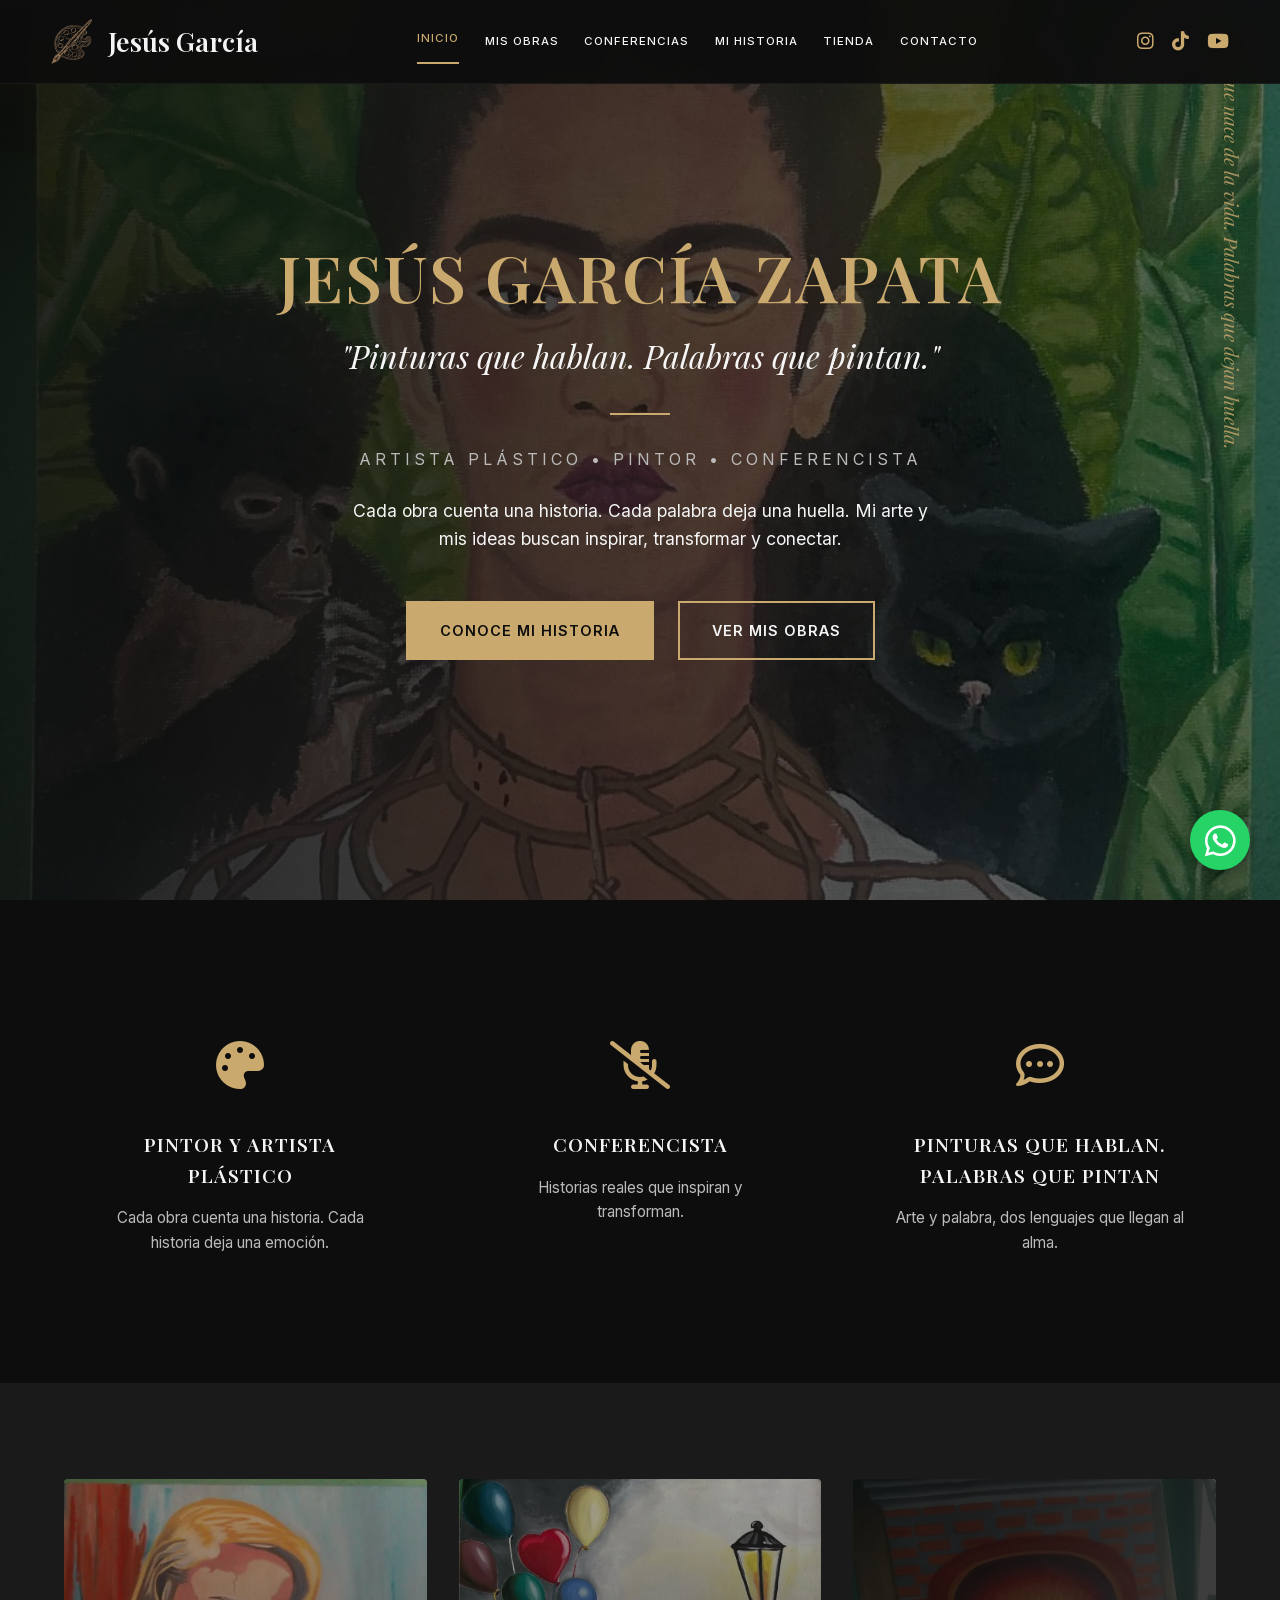
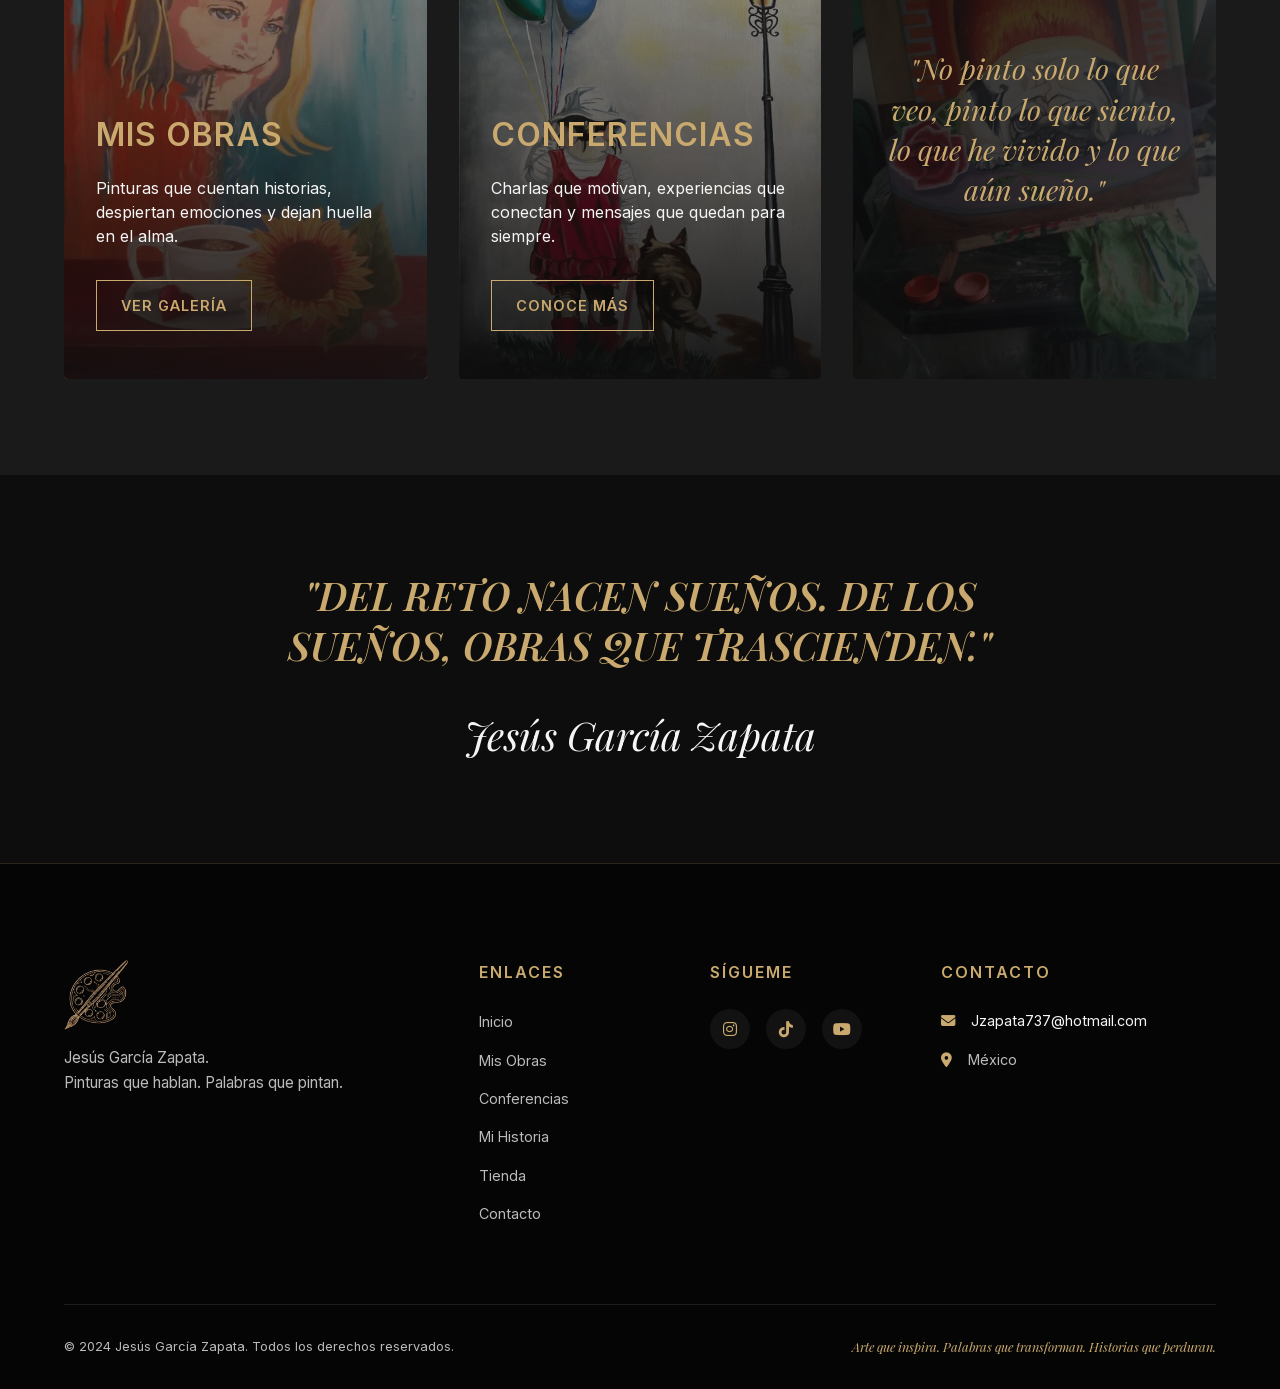
<file: index.html>
<!DOCTYPE html>
<html lang="es">
<head>
    <meta charset="UTF-8">
    <meta name="viewport" content="width=device-width, initial-scale=1.0">
    <title>Jesús García Zapata | Pintor y Conferencista</title>
    <meta name="description" content="Sitio web oficial de Jesús García Zapata. Pintor con la boca/pie y conferencista internacional. Pinturas que hablan. Palabras que pintan.">
    <link rel="canonical" href="https://jesusgarciapintor.com/">
    <link rel="icon" href="favicon.ico" sizes="any">
    <link rel="icon" href="favicon.svg" type="image/svg+xml">
    <link rel="icon" type="image/png" sizes="32x32" href="favicon-32x32.png">
    <link rel="icon" type="image/png" sizes="16x16" href="favicon-16x16.png">
    <link rel="apple-touch-icon" sizes="180x180" href="apple-touch-icon.png">
    <meta name="msapplication-TileImage" content="mstile-150x150.png">
    <link rel="preload" href="assets/fonts/inter-latin.woff2" as="font" type="font/woff2" crossorigin>
    <link rel="preload" href="assets/fonts/playfair-latin.woff2" as="font" type="font/woff2" crossorigin>
    <link rel="preload" href="assets/fonts/playfair-italic-latin.woff2" as="font" type="font/woff2" crossorigin>
    <link rel="preload" href="assets/fonts/fa-solid-900.woff2" as="font" type="font/woff2" crossorigin>
    <link rel="preload" href="assets/fonts/fa-brands-400.woff2" as="font" type="font/woff2" crossorigin>
    <link rel="preload" href="assets/fonts/fa-regular-400.woff2" as="font" type="font/woff2" crossorigin>
    <meta property="og:type" content="website">
    <meta property="og:title" content="Jesús García Zapata | Pintor y Conferencista">
    <meta property="og:description" content="Sitio web oficial de Jesús García Zapata. Pintor con la boca/pie y conferencista internacional. Pinturas que hablan. Palabras que pintan.">
    <meta property="og:url" content="https://jesusgarciapintor.com/">
    <meta property="og:image" content="https://jesusgarciapintor.com/assets/images/logo/og-image.png">
    <meta property="og:image:width" content="1200">
    <meta property="og:image:height" content="630">
    <meta property="og:image:type" content="image/png">
    <meta name="twitter:card" content="summary_large_image">
    <meta name="twitter:title" content="Jesús García Zapata | Pintor y Conferencista">
    <meta name="twitter:description" content="Sitio web oficial de Jesús García Zapata. Pintor con la boca/pie y conferencista internacional. Pinturas que hablan. Palabras que pintan.">
    <meta name="twitter:image" content="https://jesusgarciapintor.com/assets/images/logo/og-image.png">
    <link rel="preload" as="image" href="assets/images/obras/obra-jesus-garcia-zapata-11.webp" fetchpriority="high">
    
    <link rel="stylesheet" href="styles.min.css">
</head>
<body>

    <!-- HEADER FIJO -->
    <header class="site-header">
        <div class="header-container">
            <a class="brand" href="index.html" aria-label="Jesús García - Inicio">
                <img class="logo" src="assets/images/logo/logojgz.png" alt="" width="447" height="493" aria-hidden="true">
                <span class="brand-name">Jesús García</span>
            </a>
            <nav class="main-nav" id="primary-navigation" aria-label="Navegación principal">
                <ul>
                    <li><a href="index.html" class="active" aria-current="page">INICIO</a></li>
                    <li><a href="obras.html">MIS OBRAS</a></li>
                    <li><a href="conferencias.html">CONFERENCIAS</a></li>
                    <li><a href="historia.html">MI HISTORIA</a></li>
                    <li><a href="tienda.html">TIENDA</a></li>
                    <li><a href="contacto.html">CONTACTO</a></li>
                </ul>
            </nav>
            <div class="header-social">
                <a href="https://www.instagram.com/jesusgarciazapata?utm_source=qr" aria-label="Instagram" target="_blank" rel="noopener noreferrer"><i class="fa-brands fa-instagram"></i></a>
                <a href="https://www.tiktok.com/@jesusgarciazapata" aria-label="TikTok" target="_blank" rel="noopener noreferrer"><i class="fa-brands fa-tiktok"></i></a>
                <a href="https://youtube.com/@jesusgarcia-x9h7f?si=NAqWkVvbL25dSlB5" aria-label="YouTube" target="_blank" rel="noopener noreferrer"><i class="fa-brands fa-youtube"></i></a>
            </div>
            
            <button class="mobile-menu-btn" type="button" aria-label="Abrir menú" aria-expanded="false" aria-controls="primary-navigation">
                <i class="fa-solid fa-bars"></i>
            </button>
        </div>
    </header>

    <main>
        <!-- HERO SECTION -->
        <section class="hero">
            <div class="hero-overlay"></div>
            <!-- Imagen de fondo controlada por CSS -->
            <div class="hero-content">
                <h1 class="hero-title">JESÚS GARCÍA ZAPATA</h1>
                <p class="hero-subtitle">"Pinturas que hablan. Palabras que pintan."</p>
                <div class="hero-divider"></div>
                <p class="hero-role">ARTISTA PLÁSTICO &bull; PINTOR &bull; CONFERENCISTA</p>
                <p class="hero-description">Cada obra cuenta una historia. Cada palabra deja una huella. Mi arte y mis ideas buscan inspirar, transformar y conectar.</p>
                <div class="hero-ctas">
                    <a href="historia.html" class="btn btn-primary">CONOCE MI HISTORIA</a>
                    <a href="obras.html" class="btn btn-secondary">VER MIS OBRAS</a>
                </div>
            </div>
            <div class="hero-side-text">
                Arte que nace de la vida. Palabras que dejan huella.
            </div>
        </section>

        <!-- TRES PILARES -->
        <section class="pillars">
            <div class="container">
                <div class="pillars-grid">
                    <div class="pillar-card">
                        <div class="pillar-icon">
                            <i class="fa-solid fa-palette"></i>
                        </div>
                        <h2 class="pillar-title">PINTOR Y ARTISTA PLÁSTICO</h2>
                        <p class="pillar-text">Cada obra cuenta una historia. Cada historia deja una emoción.</p>
                    </div>
                    <div class="pillar-card">
                        <div class="pillar-icon">
                            <i class="fa-solid fa-microphone-lines"></i>
                        </div>
                        <h2 class="pillar-title">CONFERENCISTA</h2>
                        <p class="pillar-text">Historias reales que inspiran y transforman.</p>
                    </div>
                    <div class="pillar-card">
                        <div class="pillar-icon">
                            <i class="fa-regular fa-comment-dots"></i>
                        </div>
                        <h2 class="pillar-title">PINTURAS QUE HABLAN. PALABRAS QUE PINTAN</h2>
                        <p class="pillar-text">Arte y palabra, dos lenguajes que llegan al alma.</p>
                    </div>
                </div>
            </div>
        </section>

        <!-- CARTAS DE CONTENIDO -->
        <section class="content-cards">
            <div class="container">
                <div class="cards-grid">
                    <!-- Carta Obras -->
                    <article class="feature-card card-obras">
                        <div class="card-overlay"></div>
                        <div class="card-content">
                            <h2 class="card-title">MIS OBRAS</h2>
                            <p class="card-text">Pinturas que cuentan historias, despiertan emociones y dejan huella en el alma.</p>
                            <a href="obras.html" class="btn btn-card">VER GALERÍA</a>
                        </div>
                    </article>
                    
                    <!-- Carta Conferencias -->
                    <article class="feature-card card-conferencias">
                        <div class="card-overlay"></div>
                        <div class="card-content">
                            <h2 class="card-title">CONFERENCIAS</h2>
                            <p class="card-text">Charlas que motivan, experiencias que conectan y mensajes que quedan para siempre.</p>
                            <a href="conferencias.html" class="btn btn-card">CONOCE MÁS</a>
                        </div>
                    </article>
                    
                    <!-- Carta Cita -->
                    <article class="feature-card card-quote">
                        <div class="card-overlay"></div>
                        <div class="card-content centered">
                            <blockquote class="quote-text">
                                "No pinto solo lo que veo, pinto lo que siento, lo que he vivido y lo que aún sueño."
                            </blockquote>
                        </div>
                    </article>
                </div>
            </div>
        </section>

        <!-- CIERRE VISUAL -->
        <section class="closing-banner">
            <div class="banner-overlay"></div>
            <div class="banner-content">
                <h2 class="banner-text">"DEL RETO NACEN SUEÑOS. DE LOS SUEÑOS, OBRAS QUE TRASCIENDEN."</h2>
                <div class="banner-signature">Jesús García Zapata</div>
            </div>
        </section>
    </main>

    <!-- FOOTER -->
    <footer class="site-footer">
        <div class="container">
            <div class="footer-grid">
                <div class="footer-col col-brand">
                    <div class="footer-logo"><img src="assets/images/logo/logojgz.png" alt="" width="447" height="493" aria-hidden="true"></div>
                    <p class="footer-slogan">Jesús García Zapata.<br>Pinturas que hablan. Palabras que pintan.</p>
                </div>
                
                <div class="footer-col col-links">
                    <h3 class="footer-heading">ENLACES</h3>
                    <ul>
                        <li><a href="index.html">Inicio</a></li>
                        <li><a href="obras.html">Mis Obras</a></li>
                        <li><a href="conferencias.html">Conferencias</a></li>
                        <li><a href="historia.html">Mi Historia</a></li>
                        <li><a href="tienda.html">Tienda</a></li>
                        <li><a href="contacto.html">Contacto</a></li>
                    </ul>
                </div>
                
                <div class="footer-col col-social">
                    <h3 class="footer-heading">SÍGUEME</h3>
                    <div class="social-icons">
                        <a href="https://www.instagram.com/jesusgarciazapata?utm_source=qr" aria-label="Instagram" target="_blank" rel="noopener noreferrer"><i class="fa-brands fa-instagram"></i></a>
                        <a href="https://www.tiktok.com/@jesusgarciazapata" aria-label="TikTok" target="_blank" rel="noopener noreferrer"><i class="fa-brands fa-tiktok"></i></a>
                        <a href="https://youtube.com/@jesusgarcia-x9h7f?si=NAqWkVvbL25dSlB5" aria-label="YouTube" target="_blank" rel="noopener noreferrer"><i class="fa-brands fa-youtube"></i></a>
                    </div>
                </div>
                
                <div class="footer-col col-contact">
                    <h3 class="footer-heading">CONTACTO</h3>
                    <div class="contact-item">
                        <i class="fa-solid fa-envelope"></i>
                        <a href="mailto:Jzapata737@hotmail.com">Jzapata737@hotmail.com</a>
                    </div>
                    <div class="contact-item">
                        <i class="fa-solid fa-location-dot"></i>
                        <span>México</span>
                    </div>
                </div>
            </div>
            
            <div class="footer-bottom">
                <div class="copyright">
                    &copy; 2024 Jesús García Zapata. Todos los derechos reservados.
                </div>
                <div class="footer-phrase">
                    Arte que inspira. Palabras que transforman. Historias que perduran.
                </div>
            </div>
        </div>
    </footer>

    <!-- Botón flotante WhatsApp -->
    <a href="https://wa.me/525531175588" class="whatsapp-float" aria-label="Contactar por WhatsApp" target="_blank" rel="noopener noreferrer">
        <i class="fa-brands fa-whatsapp"></i>
    </a>

    <script src="mobile-menu.js" defer></script>
</body>
</html>
</file>
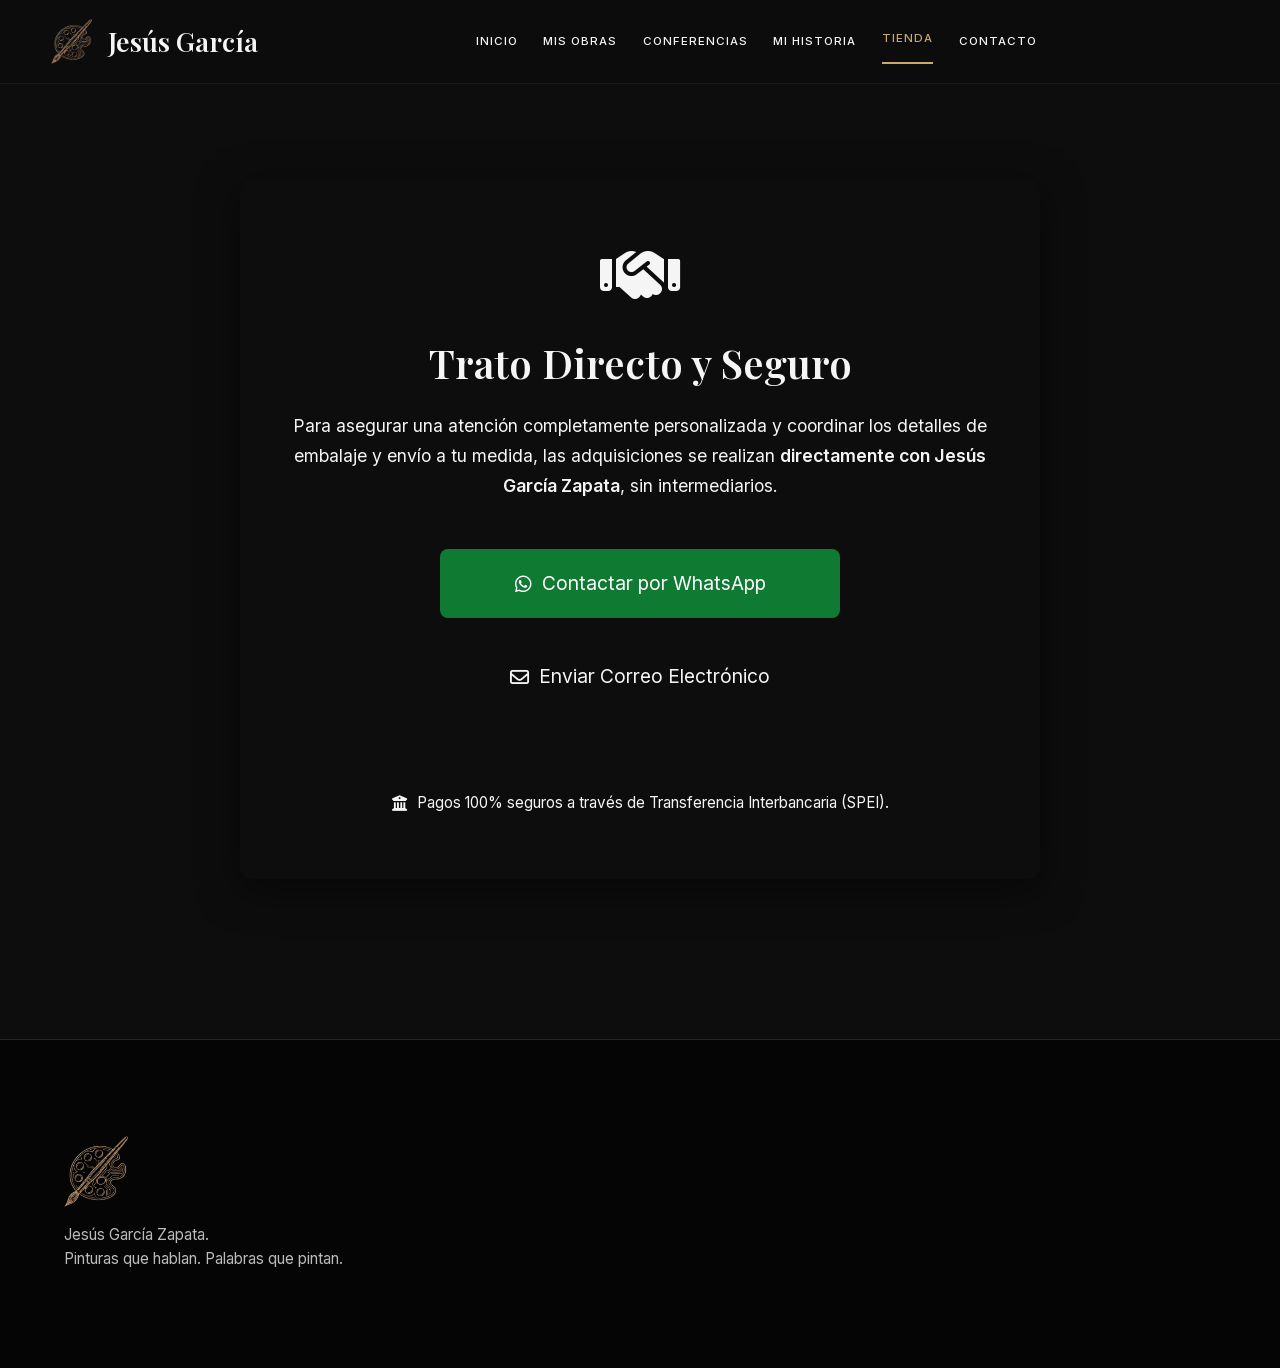
<file: carrito.html>
<!DOCTYPE html>
<html lang="es">
<head>
    <meta charset="UTF-8">
    <meta name="viewport" content="width=device-width, initial-scale=1.0">
    <title>Adquisición de Obra - Jesús García Zapata</title>
    <meta name="description" content="Adquiere una obra original directamente con el artista Jesús García Zapata. Trato sin intermediarios.">
    <link rel="canonical" href="https://jesusgarciapintor.com/carrito.html">
    <link rel="icon" href="favicon.ico" sizes="any">
    <link rel="icon" href="favicon.svg" type="image/svg+xml">
    <link rel="icon" type="image/png" sizes="32x32" href="favicon-32x32.png">
    <link rel="icon" type="image/png" sizes="16x16" href="favicon-16x16.png">
    <link rel="apple-touch-icon" sizes="180x180" href="apple-touch-icon.png">
    <meta name="msapplication-TileImage" content="mstile-150x150.png">
    <link rel="preload" href="assets/fonts/inter-latin.woff2" as="font" type="font/woff2" crossorigin>
    <link rel="preload" href="assets/fonts/playfair-latin.woff2" as="font" type="font/woff2" crossorigin>
    <link rel="preload" href="assets/fonts/fa-solid-900.woff2" as="font" type="font/woff2" crossorigin>
    <link rel="preload" href="assets/fonts/fa-brands-400.woff2" as="font" type="font/woff2" crossorigin>
    <link rel="preload" href="assets/fonts/fa-regular-400.woff2" as="font" type="font/woff2" crossorigin>
    <meta property="og:type" content="website">
    <meta property="og:title" content="Adquisición de Obra - Jesús García Zapata">
    <meta property="og:description" content="Adquiere una obra original directamente con el artista Jesús García Zapata. Trato sin intermediarios.">
    <meta property="og:url" content="https://jesusgarciapintor.com/carrito.html">
    <meta property="og:image" content="https://jesusgarciapintor.com/assets/images/logo/og-image.png">
    <meta property="og:image:width" content="1200">
    <meta property="og:image:height" content="630">
    <meta property="og:image:type" content="image/png">
    <meta name="twitter:card" content="summary_large_image">
    <meta name="twitter:title" content="Adquisición de Obra - Jesús García Zapata">
    <meta name="twitter:description" content="Adquiere una obra original directamente con el artista Jesús García Zapata. Trato sin intermediarios.">
    <meta name="twitter:image" content="https://jesusgarciapintor.com/assets/images/logo/og-image.png">
    <link rel="stylesheet" href="styles.min.css">
    <style>
        .acquisition-container {
            max-width: 800px;
            margin: 4rem auto;
            background: var(--bg-dark);
            border: 1px solid var(--accent-gold);
            border-radius: 12px;
            padding: 4rem 3rem;
            text-align: center;
            box-shadow: 0 10px 40px rgba(0, 0, 0, 0.5);
        }
        .acquisition-icon {
            font-size: 4rem;
            color: var(--accent-gold);
            margin-bottom: 1.5rem;
        }
        .acquisition-title {
            font-family: var(--font-heading);
            font-size: 2.5rem;
            margin-bottom: 1rem;
            color: var(--white);
        }
        .acquisition-text {
            color: var(--gray-light);
            font-size: 1.1rem;
            line-height: 1.7;
            margin-bottom: 3rem;
        }
        .contact-buttons {
            display: flex;
            flex-direction: column;
            gap: 1.5rem;
            max-width: 400px;
            margin: 0 auto;
        }
        .btn-whatsapp {
            background-color: #0F7A32;
            color: #ffffff;
            border: none;
            padding: 1.2rem;
            font-size: 1.2rem;
            border-radius: 8px;
            display: flex;
            align-items: center;
            justify-content: center;
            gap: 10px;
            transition: all 0.3s ease;
            text-decoration: none;
        }
        .btn-whatsapp:hover {
            background-color: #0B6B2B;
            transform: translateY(-3px);
            box-shadow: 0 5px 15px rgba(37, 211, 102, 0.4);
            color: #ffffff;
        }
        .btn-email {
            background-color: transparent;
            color: var(--white);
            border: 2px solid var(--accent-gold);
            padding: 1.2rem;
            font-size: 1.2rem;
            border-radius: 8px;
            display: flex;
            align-items: center;
            justify-content: center;
            gap: 10px;
            transition: all 0.3s ease;
            text-decoration: none;
        }
        .btn-email:hover {
            background-color: var(--accent-gold);
            color: var(--bg-dark);
            transform: translateY(-3px);
        }
        .payment-info {
            margin-top: 3rem;
            padding-top: 2rem;
            border-top: 1px solid var(--gray-medium);
            color: var(--gray-light);
            font-size: 0.95rem;
            display: flex;
            align-items: center;
            justify-content: center;
            gap: 10px;
        }
        @media (max-width: 600px) {
            .acquisition-container {
                padding: 3rem 1.5rem;
                margin: 2rem auto;
            }
            .acquisition-title {
                font-size: 2rem;
            }
        }
    </style>
</head>
<body class="inner-page">
    <!-- HEADER -->
    <header class="site-header">
        <div class="header-container">
            <a class="brand" href="index.html" aria-label="Jesús García - Inicio">
                <img class="logo" src="assets/images/logo/logojgz.png" alt="" width="447" height="493" aria-hidden="true">
                <span class="brand-name">Jesús García</span>
            </a>
            <nav class="main-nav" id="primary-navigation" aria-label="Navegación principal">
                <ul>
                    <li><a href="index.html">INICIO</a></li>
                    <li><a href="obras.html">MIS OBRAS</a></li>
                    <li><a href="conferencias.html">CONFERENCIAS</a></li>
                    <li><a href="historia.html">MI HISTORIA</a></li>
                    <li><a href="tienda.html" class="active" aria-current="page">TIENDA</a></li>
                    <li><a href="contacto.html">CONTACTO</a></li>
                </ul>
            </nav>
            <button class="mobile-menu-btn" type="button" aria-label="Abrir menú" aria-expanded="false" aria-controls="primary-navigation">
                <i class="fa-solid fa-bars"></i>
            </button>
        </div>
    </header>

    <!-- MAIN CONTENT -->
    <main class="page-content container" style="min-height: 70vh;">
        
        <div class="acquisition-container">
            <i class="fa-solid fa-handshake acquisition-icon"></i>
            <h1 class="acquisition-title">Trato Directo y Seguro</h1>
            
            <p class="acquisition-text">
                Para asegurar una atención completamente personalizada y coordinar los detalles de embalaje y envío a tu medida, las adquisiciones se realizan <strong>directamente con Jesús García Zapata</strong>, sin intermediarios.
            </p>

            <div class="contact-buttons">
                <a href="https://wa.me/525531175588?text=Hola%20Jes%C3%BAs,%20me%20interesa%20adquirir%20una%20obra%20original%20de%20tu%20galer%C3%ADa." target="_blank" rel="noopener noreferrer" class="btn-whatsapp">
                    <i class="fa-brands fa-whatsapp"></i> Contactar por WhatsApp
                </a>
                
                <a href="mailto:Jzapata737@hotmail.com?subject=Inter%C3%A9s%20en%20Adquirir%20Obra%20Original&body=Hola%20Jes%C3%BAs,%20me%20gustar%C3%ADa%20recibir%20m%C3%A1s%20informaci%C3%B3n%20sobre%20c%C3%B3mo%20adquirir%20tus%20obras." class="btn-email">
                    <i class="fa-regular fa-envelope"></i> Enviar Correo Electrónico
                </a>
            </div>

            <div class="payment-info">
                <i class="fa-solid fa-building-columns"></i>
                Pagos 100% seguros a través de Transferencia Interbancaria (SPEI).
            </div>
        </div>

    </main>

    <!-- FOOTER -->
    <footer class="site-footer">
        <div class="container">
            <div class="footer-grid">
                <div class="footer-col col-brand">
                    <div class="footer-logo"><img src="assets/images/logo/logojgz.png" alt="" width="447" height="493" aria-hidden="true"></div>
                    <p class="footer-slogan">Jesús García Zapata.<br>Pinturas que hablan. Palabras que pintan.</p>
                </div>
            </div>
        </div>
    </footer>
    <script src="mobile-menu.js" defer></script>
</body>
</html>
</file>
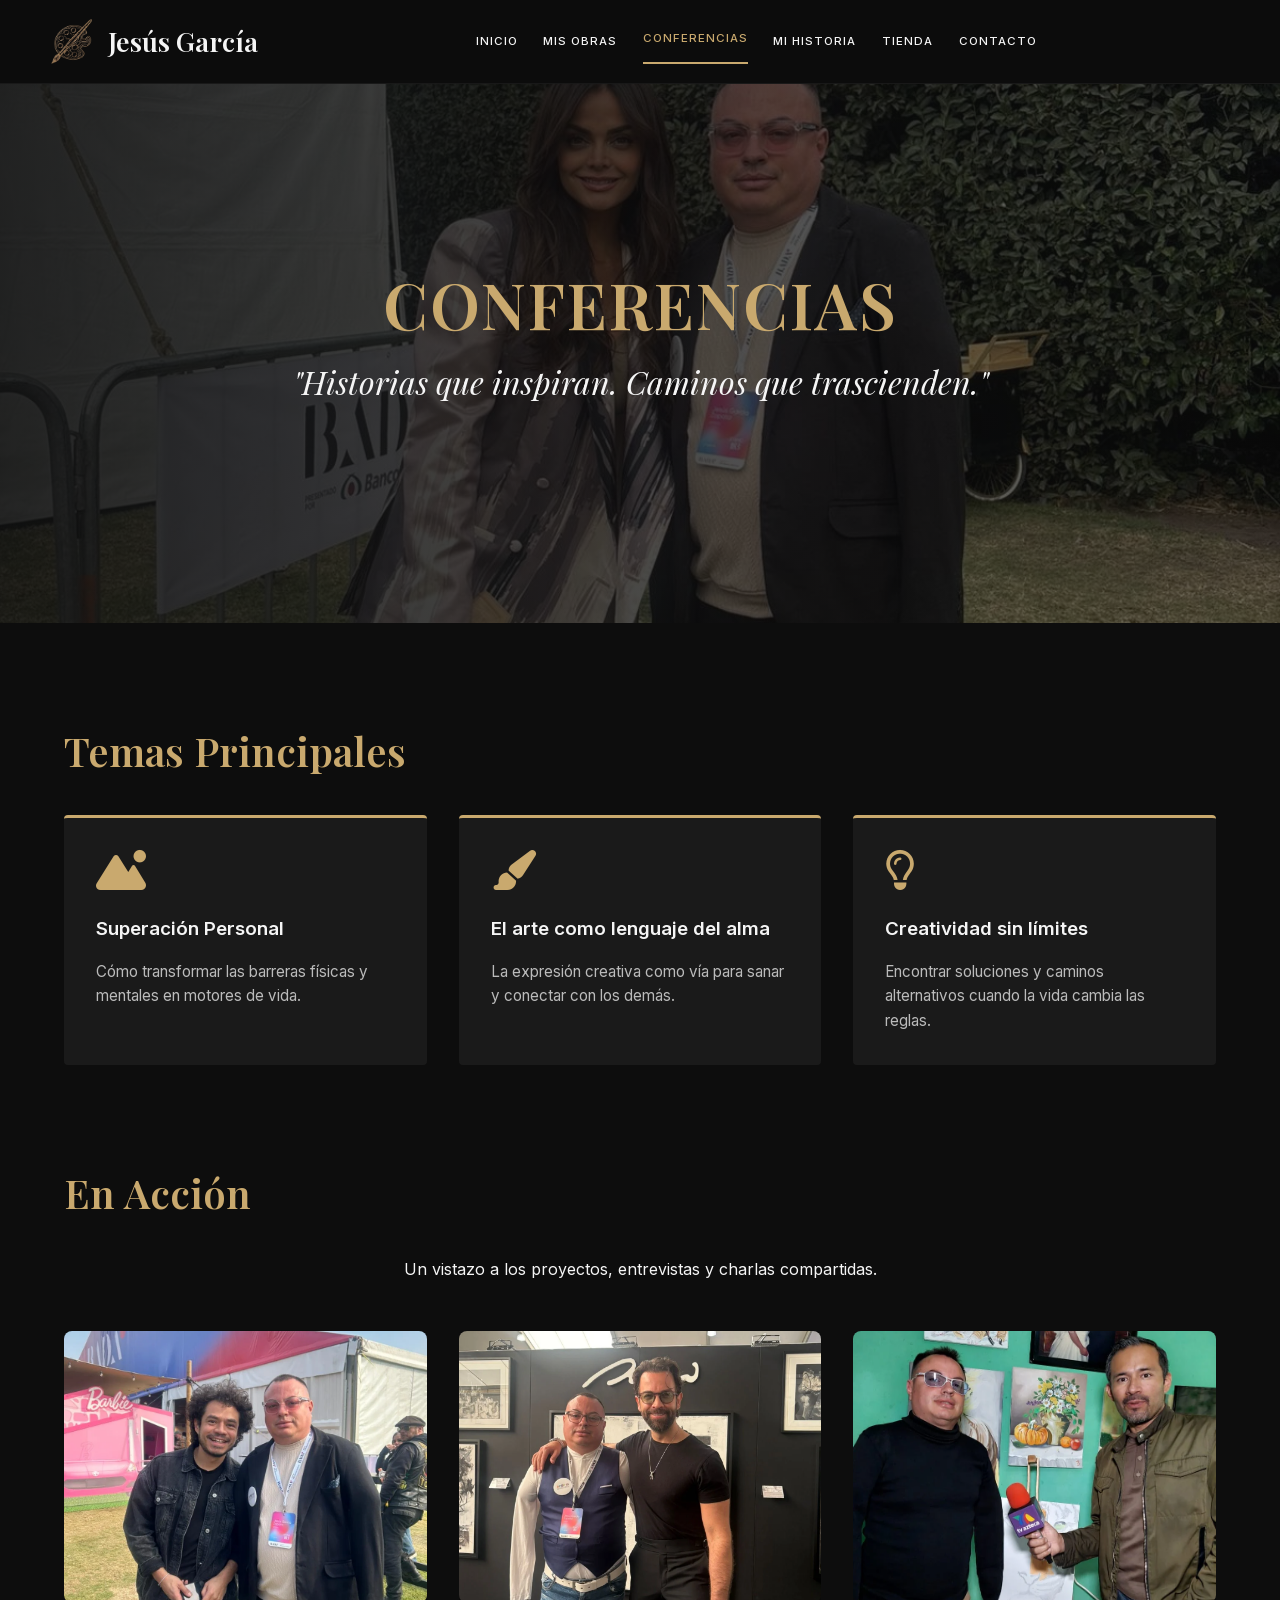
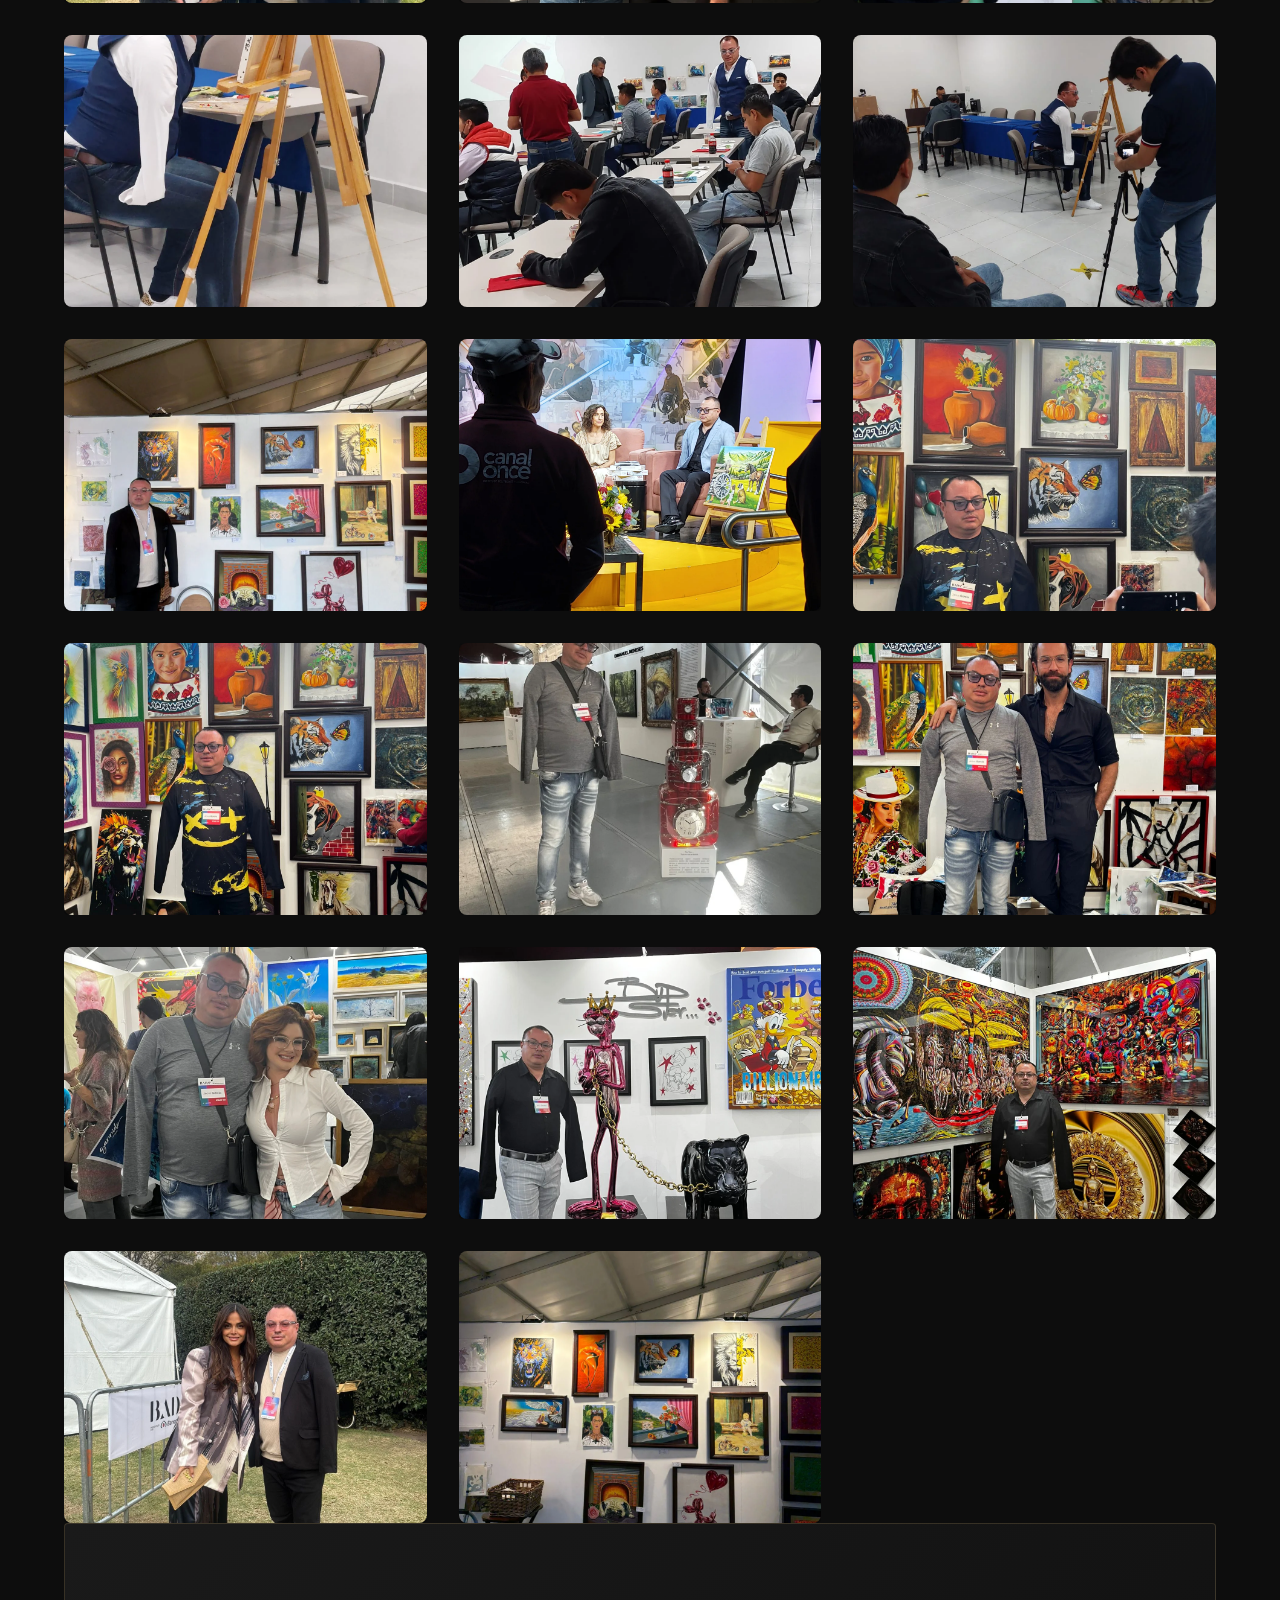
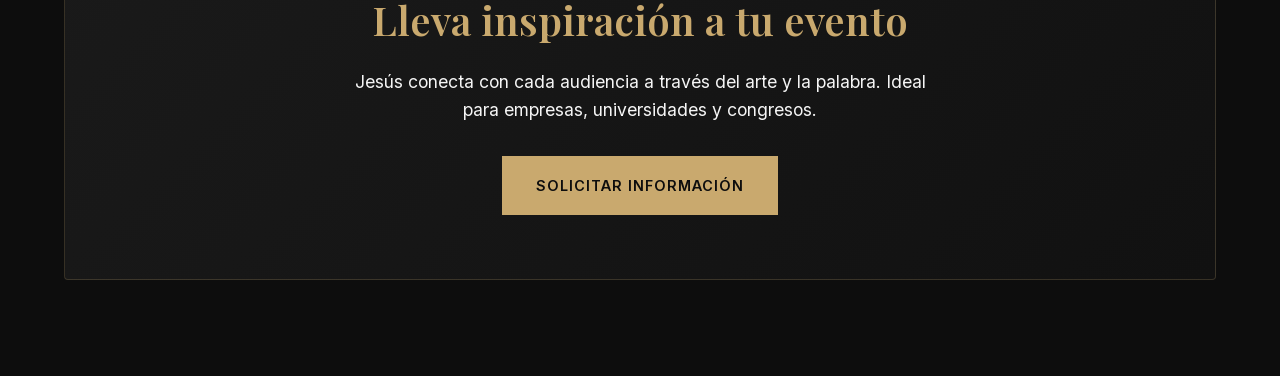
<file: conferencias.html>
<!DOCTYPE html>
<html lang="es">
<head>
    <meta charset="UTF-8">
    <meta name="viewport" content="width=device-width, initial-scale=1.0">
    <title>Conferencias | Jesús García Zapata</title>
    <meta name="description" content="Conferencias de Jesús García Zapata sobre superación, creatividad y arte como lenguaje de inspiración para empresas, escuelas y eventos.">
    <link rel="canonical" href="https://jesusgarciapintor.com/conferencias.html">
    <link rel="icon" href="favicon.ico" sizes="any">
    <link rel="icon" href="favicon.svg" type="image/svg+xml">
    <link rel="icon" type="image/png" sizes="32x32" href="favicon-32x32.png">
    <link rel="icon" type="image/png" sizes="16x16" href="favicon-16x16.png">
    <link rel="apple-touch-icon" sizes="180x180" href="apple-touch-icon.png">
    <meta name="msapplication-TileImage" content="mstile-150x150.png">
    <link rel="preload" href="assets/fonts/inter-latin.woff2" as="font" type="font/woff2" crossorigin>
    <link rel="preload" href="assets/fonts/playfair-latin.woff2" as="font" type="font/woff2" crossorigin>
    <link rel="preload" href="assets/fonts/playfair-italic-latin.woff2" as="font" type="font/woff2" crossorigin>
    <link rel="preload" href="assets/fonts/fa-solid-900.woff2" as="font" type="font/woff2" crossorigin>
    <meta property="og:type" content="website">
    <meta property="og:title" content="Conferencias | Jesús García Zapata">
    <meta property="og:description" content="Conferencias de Jesús García Zapata sobre superación, creatividad y arte como lenguaje de inspiración para empresas, escuelas y eventos.">
    <meta property="og:url" content="https://jesusgarciapintor.com/conferencias.html">
    <meta property="og:image" content="https://jesusgarciapintor.com/assets/images/logo/og-image.png">
    <meta property="og:image:width" content="1200">
    <meta property="og:image:height" content="630">
    <meta property="og:image:type" content="image/png">
    <meta name="twitter:card" content="summary_large_image">
    <meta name="twitter:title" content="Conferencias | Jesús García Zapata">
    <meta name="twitter:description" content="Conferencias de Jesús García Zapata sobre superación, creatividad y arte como lenguaje de inspiración para empresas, escuelas y eventos.">
    <meta name="twitter:image" content="https://jesusgarciapintor.com/assets/images/logo/og-image.png">
    <link rel="preload" as="image" href="assets/images/conferencias/conf-16.webp" fetchpriority="high">
    <link rel="stylesheet" href="styles.min.css">
</head>
<body class="inner-page">
    <header class="site-header">
        <div class="header-container">
            <a class="brand" href="index.html" aria-label="Jesús García - Inicio">
                <img class="logo" src="assets/images/logo/logojgz.png" alt="" width="447" height="493" aria-hidden="true">
                <span class="brand-name">Jesús García</span>
            </a>
            <nav class="main-nav" id="primary-navigation" aria-label="Navegación principal">
                <ul>
                    <li><a href="index.html">INICIO</a></li>
                    <li><a href="obras.html">MIS OBRAS</a></li>
                    <li><a href="conferencias.html" class="active" aria-current="page">CONFERENCIAS</a></li>
                    <li><a href="historia.html">MI HISTORIA</a></li>
                    <li><a href="tienda.html">TIENDA</a></li>
                    <li><a href="contacto.html">CONTACTO</a></li>
                </ul>
            </nav>
            <button class="mobile-menu-btn" type="button" aria-label="Abrir menú" aria-expanded="false" aria-controls="primary-navigation">
                <i class="fa-solid fa-bars"></i>
            </button>
        </div>
    </header>

    <!-- Hero Interno Conferencias -->
    <section class="hero-internal" style="background-image: url('assets/images/conferencias/conf-16.webp');">
        <div class="hero-overlay"></div>
        <div class="hero-content">
            <h1 class="hero-title">CONFERENCIAS</h1>
            <p class="hero-subtitle">"Historias que inspiran. Caminos que trascienden."</p>
        </div>
    </section>

    <main class="page-content container">
        
        <!-- Temas de Conferencias -->
        <section class="conference-topics">
            <h2 class="section-title">Temas Principales</h2>
            <div class="topics-grid">
                <div class="topic-card">
                    <i class="fa-solid fa-mountain-sun topic-icon"></i>
                    <h3>Superación Personal</h3>
                    <p>Cómo transformar las barreras físicas y mentales en motores de vida.</p>
                </div>
                <div class="topic-card">
                    <i class="fa-solid fa-paintbrush topic-icon"></i>
                    <h3>El arte como lenguaje del alma</h3>
                    <p>La expresión creativa como vía para sanar y conectar con los demás.</p>
                </div>
                <div class="topic-card">
                    <i class="fa-regular fa-lightbulb topic-icon"></i>
                    <h3>Creatividad sin límites</h3>
                    <p>Encontrar soluciones y caminos alternativos cuando la vida cambia las reglas.</p>
                </div>
            </div>
        </section>

        <!-- Videos Destacados -->
        <section class="conference-gallery" style="margin-top: 5rem;">
            <h2 class="section-title">En Acción</h2>
            <p style="text-align: center; color: var(--gray-light); margin-bottom: 3rem;">Un vistazo a los proyectos, entrevistas y charlas compartidas.</p>
            <div class="gallery-grid" style="grid-template-columns: repeat(auto-fill, minmax(min(300px, 100%), 1fr));">
                <div class="gallery-item" style="border: none; background: transparent;">
                    <div class="gallery-img-container" style="border-radius: 8px; overflow: hidden; box-shadow: 0 5px 15px rgba(0,0,0,0.5);">
                        <img src="assets/images/conferencias/conf-01.webp" loading="lazy" alt="Conferencia Jesús García Zapata 1" width="960" height="1280">
                    </div>
                </div>
                <div class="gallery-item" style="border: none; background: transparent;">
                    <div class="gallery-img-container" style="border-radius: 8px; overflow: hidden; box-shadow: 0 5px 15px rgba(0,0,0,0.5);">
                        <img src="assets/images/conferencias/conf-02.webp" loading="lazy" alt="Conferencia Jesús García Zapata 2" width="1200" height="1600">
                    </div>
                </div>
                <div class="gallery-item" style="border: none; background: transparent;">
                    <div class="gallery-img-container" style="border-radius: 8px; overflow: hidden; box-shadow: 0 5px 15px rgba(0,0,0,0.5);">
                        <img src="assets/images/conferencias/conf-03.webp" loading="lazy" alt="Conferencia Jesús García Zapata 3" width="867" height="1156">
                    </div>
                </div>
                <div class="gallery-item" style="border: none; background: transparent;">
                    <div class="gallery-img-container" style="border-radius: 8px; overflow: hidden; box-shadow: 0 5px 15px rgba(0,0,0,0.5);">
                        <img src="assets/images/conferencias/conf-04.webp" loading="lazy" alt="Conferencia Jesús García Zapata 4" width="1200" height="1600">
                    </div>
                </div>
                <div class="gallery-item" style="border: none; background: transparent;">
                    <div class="gallery-img-container" style="border-radius: 8px; overflow: hidden; box-shadow: 0 5px 15px rgba(0,0,0,0.5);">
                        <img src="assets/images/conferencias/conf-05.webp" loading="lazy" alt="Conferencia Jesús García Zapata 5" width="1200" height="1600">
                    </div>
                </div>
                <div class="gallery-item" style="border: none; background: transparent;">
                    <div class="gallery-img-container" style="border-radius: 8px; overflow: hidden; box-shadow: 0 5px 15px rgba(0,0,0,0.5);">
                        <img src="assets/images/conferencias/conf-06.webp" loading="lazy" alt="Conferencia Jesús García Zapata 6" width="1200" height="1600">
                    </div>
                </div>
                <div class="gallery-item" style="border: none; background: transparent;">
                    <div class="gallery-img-container" style="border-radius: 8px; overflow: hidden; box-shadow: 0 5px 15px rgba(0,0,0,0.5);">
                        <img src="assets/images/conferencias/conf-07.webp" loading="lazy" alt="Conferencia Jesús García Zapata 7" width="1200" height="1600">
                    </div>
                </div>
                <div class="gallery-item" style="border: none; background: transparent;">
                    <div class="gallery-img-container" style="border-radius: 8px; overflow: hidden; box-shadow: 0 5px 15px rgba(0,0,0,0.5);">
                        <img src="assets/images/conferencias/conf-08.webp" loading="lazy" alt="Conferencia Jesús García Zapata 8" width="1440" height="1920">
                    </div>
                </div>
                <div class="gallery-item" style="border: none; background: transparent;">
                    <div class="gallery-img-container" style="border-radius: 8px; overflow: hidden; box-shadow: 0 5px 15px rgba(0,0,0,0.5);">
                        <img src="assets/images/conferencias/conf-09.webp" loading="lazy" alt="Conferencia Jesús García Zapata 9" width="1200" height="1600">
                    </div>
                </div>
                <div class="gallery-item" style="border: none; background: transparent;">
                    <div class="gallery-img-container" style="border-radius: 8px; overflow: hidden; box-shadow: 0 5px 15px rgba(0,0,0,0.5);">
                        <img src="assets/images/conferencias/conf-10.webp" loading="lazy" alt="Conferencia Jesús García Zapata 10" width="1200" height="1600">
                    </div>
                </div>
                <div class="gallery-item" style="border: none; background: transparent;">
                    <div class="gallery-img-container" style="border-radius: 8px; overflow: hidden; box-shadow: 0 5px 15px rgba(0,0,0,0.5);">
                        <img src="assets/images/conferencias/conf-11.webp" loading="lazy" alt="Conferencia Jesús García Zapata 11" width="1200" height="1600">
                    </div>
                </div>
                <div class="gallery-item" style="border: none; background: transparent;">
                    <div class="gallery-img-container" style="border-radius: 8px; overflow: hidden; box-shadow: 0 5px 15px rgba(0,0,0,0.5);">
                        <img src="assets/images/conferencias/conf-12.webp" loading="lazy" alt="Conferencia Jesús García Zapata 12" width="1200" height="1600">
                    </div>
                </div>
                <div class="gallery-item" style="border: none; background: transparent;">
                    <div class="gallery-img-container" style="border-radius: 8px; overflow: hidden; box-shadow: 0 5px 15px rgba(0,0,0,0.5);">
                        <img src="assets/images/conferencias/conf-13.webp" loading="lazy" alt="Conferencia Jesús García Zapata 13" width="1200" height="1600">
                    </div>
                </div>
                <div class="gallery-item" style="border: none; background: transparent;">
                    <div class="gallery-img-container" style="border-radius: 8px; overflow: hidden; box-shadow: 0 5px 15px rgba(0,0,0,0.5);">
                        <img src="assets/images/conferencias/conf-14.webp" loading="lazy" alt="Conferencia Jesús García Zapata 14" width="1200" height="1600">
                    </div>
                </div>
                <div class="gallery-item" style="border: none; background: transparent;">
                    <div class="gallery-img-container" style="border-radius: 8px; overflow: hidden; box-shadow: 0 5px 15px rgba(0,0,0,0.5);">
                        <img src="assets/images/conferencias/conf-15.webp" loading="lazy" alt="Conferencia Jesús García Zapata 15" width="1200" height="1600">
                    </div>
                </div>
                <div class="gallery-item" style="border: none; background: transparent;">
                    <div class="gallery-img-container" style="border-radius: 8px; overflow: hidden; box-shadow: 0 5px 15px rgba(0,0,0,0.5);">
                        <img src="assets/images/conferencias/conf-16.webp" loading="lazy" alt="Conferencia Jesús García Zapata 16" width="1200" height="1600">
                    </div>
                </div>
                <div class="gallery-item" style="border: none; background: transparent;">
                    <div class="gallery-img-container" style="border-radius: 8px; overflow: hidden; box-shadow: 0 5px 15px rgba(0,0,0,0.5);">
                        <img src="assets/images/conferencias/conf-17.webp" loading="lazy" alt="Conferencia Jesús García Zapata 17" width="1200" height="1600">
                    </div>
                </div>
            </div>
        </section>

        <!-- CTA Contratación -->
        <section class="conference-cta">
            <div class="cta-box">
                <h2>Lleva inspiración a tu evento</h2>
                <p>Jesús conecta con cada audiencia a través del arte y la palabra. Ideal para empresas, universidades y congresos.</p>
                <a href="contacto.html?asunto=conferencia" class="btn btn-primary">SOLICITAR INFORMACIÓN</a>
            </div>
        </section>

    </main>
    <script src="mobile-menu.js" defer></script>
</body>
</html>
</file>
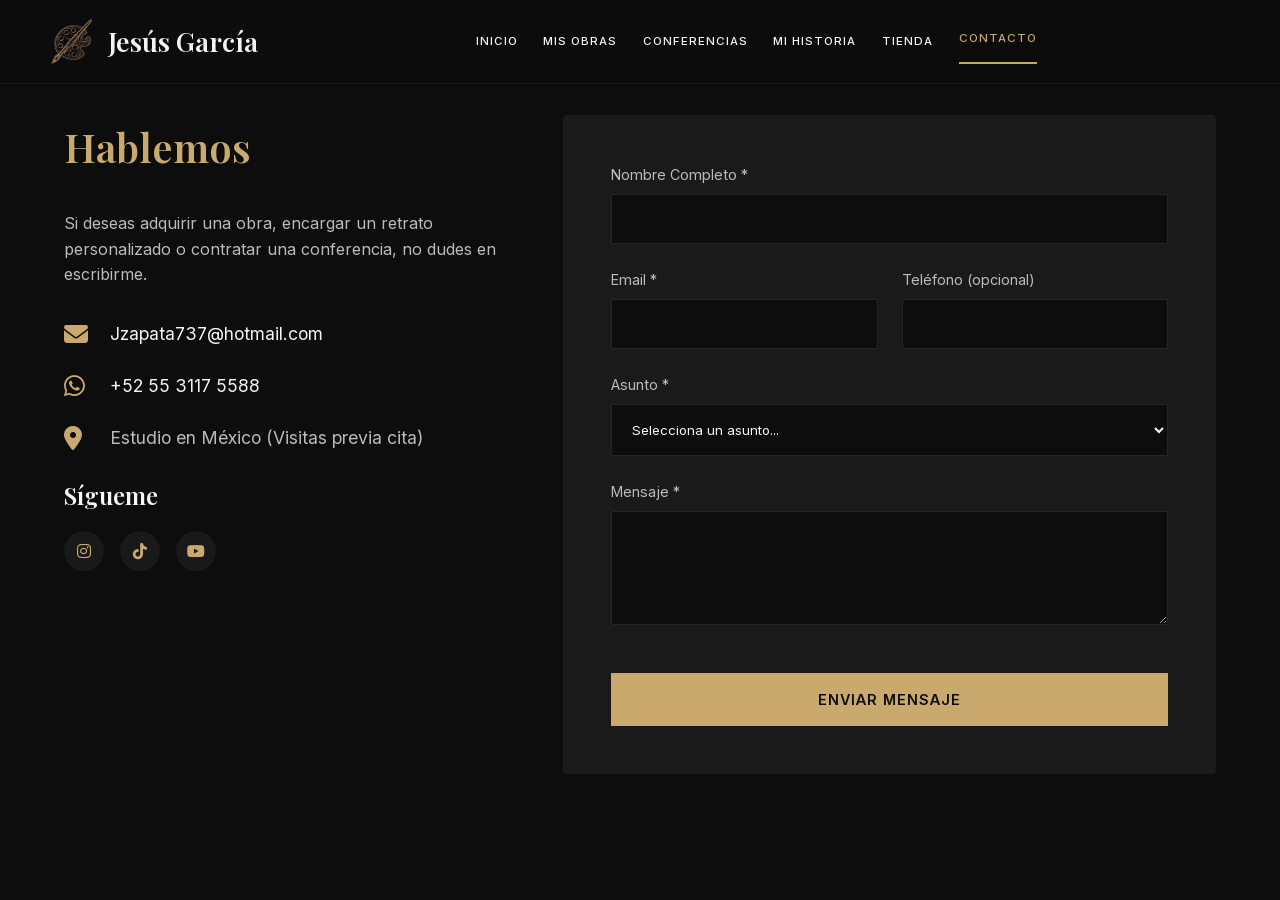
<file: contacto.html>
<!DOCTYPE html>
<html lang="es">
<head>
    <meta charset="UTF-8">
    <meta name="viewport" content="width=device-width, initial-scale=1.0">
    <title>Contacto | Jesús García Zapata</title>
    <meta name="description" content="Contacta a Jesús García Zapata para adquirir obra original, solicitar una comisión personalizada o contratar una conferencia.">
    <link rel="canonical" href="https://jesusgarciapintor.com/contacto.html">
    <link rel="icon" href="favicon.ico" sizes="any">
    <link rel="icon" href="favicon.svg" type="image/svg+xml">
    <link rel="icon" type="image/png" sizes="32x32" href="favicon-32x32.png">
    <link rel="icon" type="image/png" sizes="16x16" href="favicon-16x16.png">
    <link rel="apple-touch-icon" sizes="180x180" href="apple-touch-icon.png">
    <meta name="msapplication-TileImage" content="mstile-150x150.png">
    <link rel="preload" href="assets/fonts/inter-latin.woff2" as="font" type="font/woff2" crossorigin>
    <link rel="preload" href="assets/fonts/playfair-latin.woff2" as="font" type="font/woff2" crossorigin>
    <link rel="preload" href="assets/fonts/playfair-italic-latin.woff2" as="font" type="font/woff2" crossorigin>
    <link rel="preload" href="assets/fonts/fa-solid-900.woff2" as="font" type="font/woff2" crossorigin>
    <link rel="preload" href="assets/fonts/fa-brands-400.woff2" as="font" type="font/woff2" crossorigin>
    <link rel="preload" href="assets/fonts/fa-regular-400.woff2" as="font" type="font/woff2" crossorigin>
    <meta property="og:type" content="website">
    <meta property="og:title" content="Contacto | Jesús García Zapata">
    <meta property="og:description" content="Contacta a Jesús García Zapata para adquirir obra original, solicitar una comisión personalizada o contratar una conferencia.">
    <meta property="og:url" content="https://jesusgarciapintor.com/contacto.html">
    <meta property="og:image" content="https://jesusgarciapintor.com/assets/images/logo/og-image.png">
    <meta property="og:image:width" content="1200">
    <meta property="og:image:height" content="630">
    <meta property="og:image:type" content="image/png">
    <meta name="twitter:card" content="summary_large_image">
    <meta name="twitter:title" content="Contacto | Jesús García Zapata">
    <meta name="twitter:description" content="Contacta a Jesús García Zapata para adquirir obra original, solicitar una comisión personalizada o contratar una conferencia.">
    <meta name="twitter:image" content="https://jesusgarciapintor.com/assets/images/logo/og-image.png">
    <link rel="stylesheet" href="styles.min.css">
</head>
<body class="inner-page">
    <header class="site-header">
        <div class="header-container">
            <a class="brand" href="index.html" aria-label="Jesús García - Inicio">
                <img class="logo" src="assets/images/logo/logojgz.png" alt="" width="447" height="493" aria-hidden="true">
                <span class="brand-name">Jesús García</span>
            </a>
            <nav class="main-nav" id="primary-navigation" aria-label="Navegación principal">
                <ul>
                    <li><a href="index.html">INICIO</a></li>
                    <li><a href="obras.html">MIS OBRAS</a></li>
                    <li><a href="conferencias.html">CONFERENCIAS</a></li>
                    <li><a href="historia.html">MI HISTORIA</a></li>
                    <li><a href="tienda.html">TIENDA</a></li>
                    <li><a href="contacto.html" class="active" aria-current="page">CONTACTO</a></li>
                </ul>
            </nav>
            <button class="mobile-menu-btn" type="button" aria-label="Abrir menú" aria-expanded="false" aria-controls="primary-navigation">
                <i class="fa-solid fa-bars"></i>
            </button>
        </div>
    </header>

    <main class="page-content container">
        <div class="contact-grid">
            
            <!-- Info de Contacto -->
            <div class="contact-info">
                <h1 class="section-title">Hablemos</h1>
                <p>Si deseas adquirir una obra, encargar un retrato personalizado o contratar una conferencia, no dudes en escribirme.</p>
                
                <div class="contact-details">
                    <div class="contact-item">
                        <i class="fa-solid fa-envelope"></i>
                        <a href="mailto:Jzapata737@hotmail.com">Jzapata737@hotmail.com</a>
                    </div>
                    <div class="contact-item">
                        <i class="fa-brands fa-whatsapp"></i>
                        <a href="https://wa.me/525531175588">+52 55 3117 5588</a>
                    </div>
                    <div class="contact-item">
                        <i class="fa-solid fa-location-dot"></i>
                        <span>Estudio en México (Visitas previa cita)</span>
                    </div>
                </div>

                <div class="contact-social">
                    <h2 class="subsection-title">Sígueme</h2>
                    <div class="social-icons" style="margin-top: 1rem;">
                        <a href="https://www.instagram.com/jesusgarciazapata?utm_source=qr" aria-label="Instagram" target="_blank" rel="noopener noreferrer"><i class="fa-brands fa-instagram"></i></a>
                        <a href="https://www.tiktok.com/@jesusgarciazapata" aria-label="TikTok" target="_blank" rel="noopener noreferrer"><i class="fa-brands fa-tiktok"></i></a>
                        <a href="https://youtube.com/@jesusgarcia-x9h7f?si=NAqWkVvbL25dSlB5" aria-label="YouTube" target="_blank" rel="noopener noreferrer"><i class="fa-brands fa-youtube"></i></a>
                    </div>
                </div>
            </div>

            <!-- Formulario de Contacto -->
            <div class="contact-form-container">
                <form class="contact-form" action="https://formsubmit.co/Jzapata737@hotmail.com" method="POST">
                    <!-- Configuraciones de FormSubmit -->
                    <input type="hidden" name="_subject" value="Nuevo mensaje desde la web: jesusgarciapintor.com">
                    <input type="hidden" name="_template" value="box">
                    <input type="hidden" name="_next" value="https://jesusgarciapintor.com">
                    <div class="form-group">
                        <label for="nombre">Nombre Completo *</label>
                        <input type="text" id="nombre" name="nombre" required>
                    </div>
                    
                    <div class="form-row">
                        <div class="form-group">
                            <label for="email">Email *</label>
                            <input type="email" id="email" name="email" required>
                        </div>
                        <div class="form-group">
                            <label for="telefono">Teléfono (opcional)</label>
                            <input type="tel" id="telefono" name="telefono">
                        </div>
                    </div>
                    
                    <div class="form-group">
                        <label for="asunto">Asunto *</label>
                        <select id="asunto" name="asunto" required>
                            <option value="">Selecciona un asunto...</option>
                            <option value="compra">Compra de obra</option>
                            <option value="conferencia">Contratación de conferencia</option>
                            <option value="encargo">Encargo personalizado</option>
                            <option value="exposicion">Exposición / Galería</option>
                            <option value="prensa">Prensa / Entrevista</option>
                            <option value="otro">Otro</option>
                        </select>
                    </div>
                    
                    <div class="form-group">
                        <label for="mensaje">Mensaje *</label>
                        <textarea id="mensaje" name="mensaje" rows="5" required></textarea>
                    </div>
                    
                    <button type="submit" class="btn btn-primary btn-submit">ENVIAR MENSAJE</button>
                    <div id="form-message" style="display: none; margin-top: 15px; padding: 15px; border-radius: 4px; text-align: center; font-weight: bold;"></div>
                </form>
            </div>
            
        </div>
    </main>
    
    <script>
        document.addEventListener('DOMContentLoaded', function() {
            const form = document.querySelector('.contact-form');
            const messageDiv = document.getElementById('form-message');
            const submitBtn = form.querySelector('.btn-submit');

            form.addEventListener('submit', function(e) {
                e.preventDefault();
                
                // Cambiar el texto del botón mientras envía
                const originalBtnText = submitBtn.innerText;
                submitBtn.innerText = 'ENVIANDO...';
                submitBtn.disabled = true;

                fetch("https://formsubmit.co/ajax/Jzapata737@hotmail.com", {
                    method: "POST",
                    body: new FormData(form)
                })
                .then(response => response.json())
                .then(data => {
                    if(data.success) {
                        messageDiv.style.display = 'block';
                        messageDiv.style.backgroundColor = 'rgba(46, 204, 113, 0.2)';
                        messageDiv.style.color = '#2ecc71';
                        messageDiv.style.border = '1px solid #2ecc71';
                        messageDiv.innerText = '¡Enviado! Tu mensaje ha sido recibido con éxito.';
                        form.reset();
                    } else {
                        throw new Error('Error en el envío');
                    }
                })
                .catch(error => {
                    messageDiv.style.display = 'block';
                    messageDiv.style.backgroundColor = 'rgba(231, 76, 60, 0.2)';
                    messageDiv.style.color = '#e74c3c';
                    messageDiv.style.border = '1px solid #e74c3c';
                    messageDiv.innerText = 'Hubo un error al enviar el mensaje. Intenta de nuevo.';
                })
                .finally(() => {
                    submitBtn.innerText = originalBtnText;
                    submitBtn.disabled = false;
                });
            });
        });
    </script>
    <script src="mobile-menu.js" defer></script>
</body>
</html>
</file>
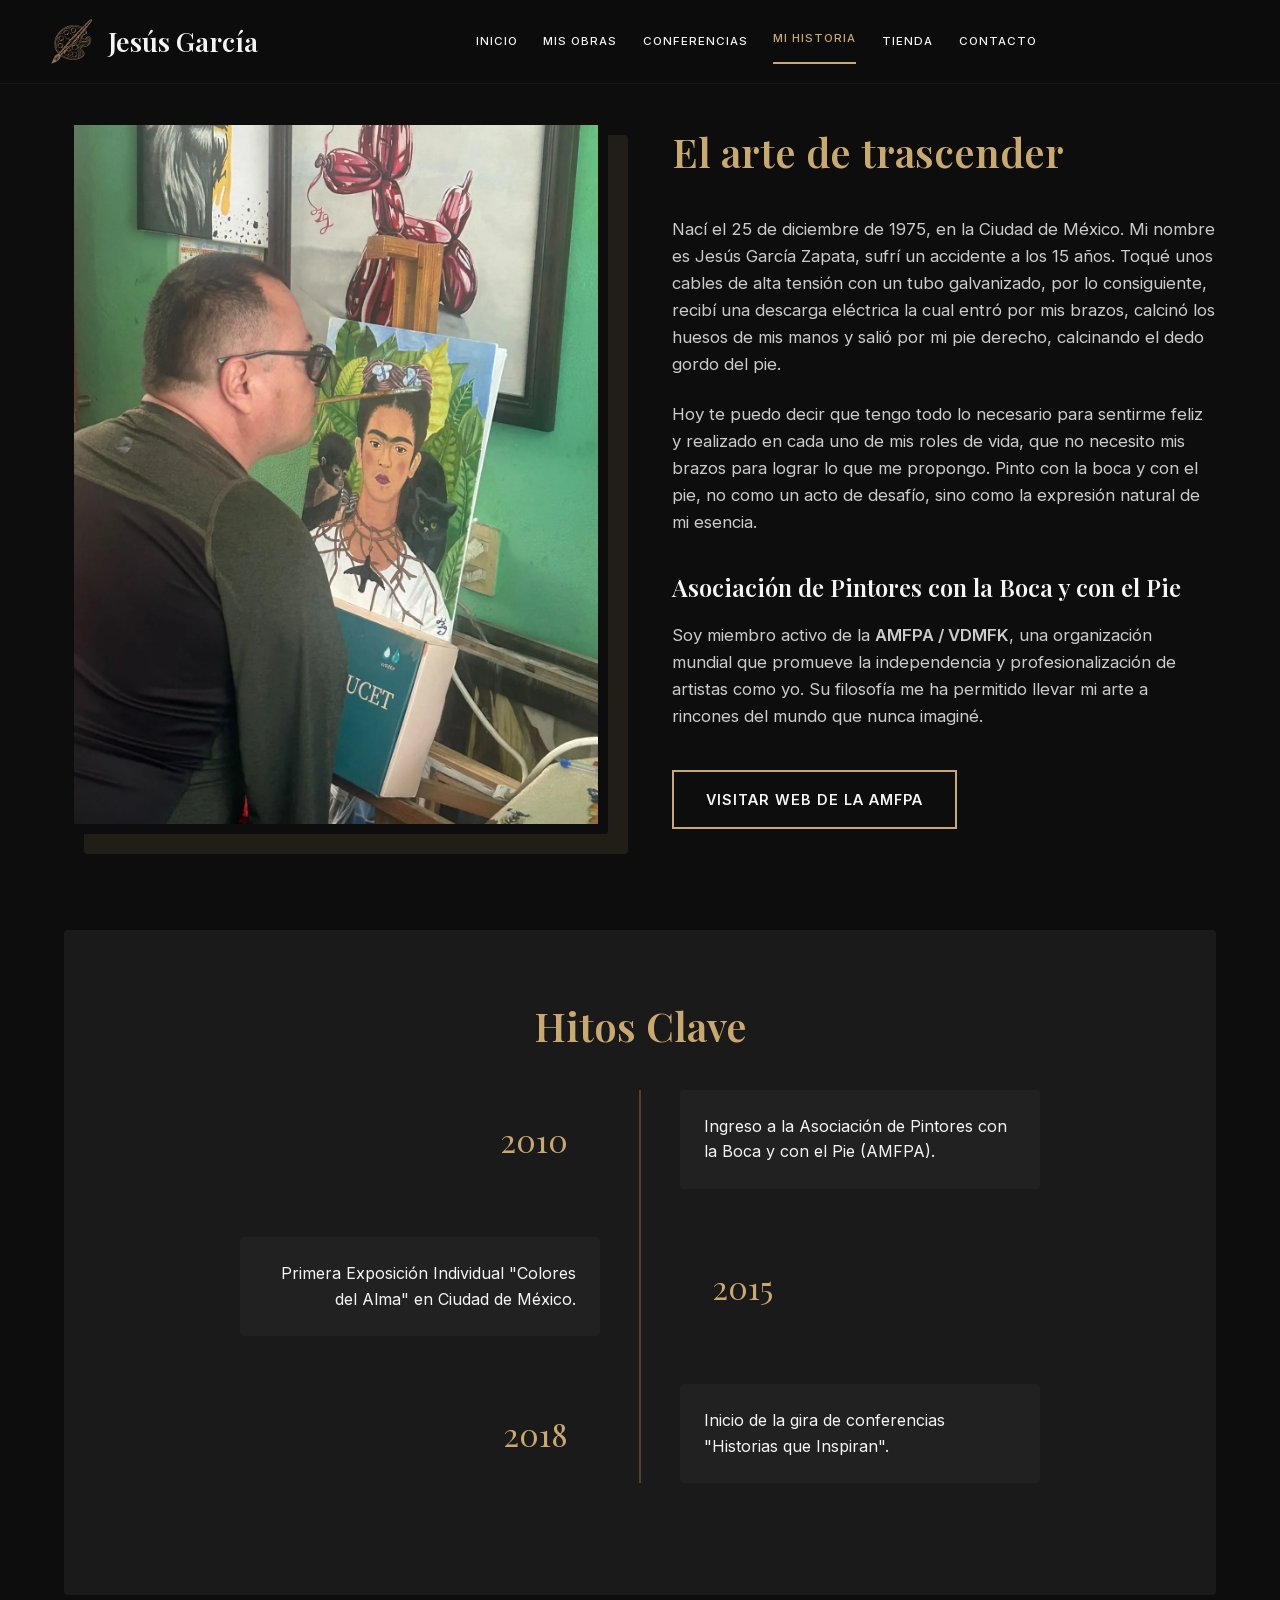
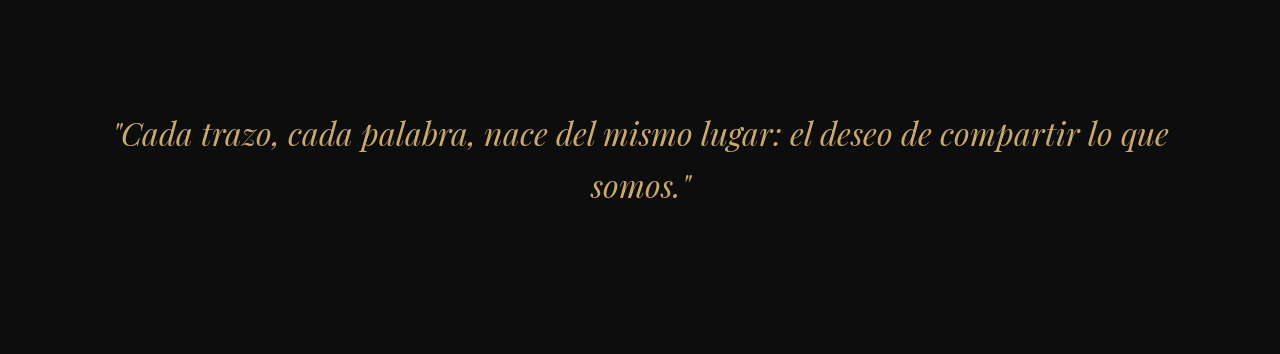
<file: historia.html>
<!DOCTYPE html>
<html lang="es">
<head>
    <meta charset="UTF-8">
    <meta name="viewport" content="width=device-width, initial-scale=1.0">
    <title>Mi Historia | Jesús García Zapata</title>
    <meta name="description" content="Conoce la historia de Jesús García Zapata, pintor con la boca y con el pie, artista plástico y conferencista mexicano.">
    <link rel="canonical" href="https://jesusgarciapintor.com/historia.html">
    <link rel="icon" href="favicon.ico" sizes="any">
    <link rel="icon" href="favicon.svg" type="image/svg+xml">
    <link rel="icon" type="image/png" sizes="32x32" href="favicon-32x32.png">
    <link rel="icon" type="image/png" sizes="16x16" href="favicon-16x16.png">
    <link rel="apple-touch-icon" sizes="180x180" href="apple-touch-icon.png">
    <meta name="msapplication-TileImage" content="mstile-150x150.png">
    <link rel="preload" href="assets/fonts/inter-latin.woff2" as="font" type="font/woff2" crossorigin>
    <link rel="preload" href="assets/fonts/playfair-latin.woff2" as="font" type="font/woff2" crossorigin>
    <link rel="preload" href="assets/fonts/fa-solid-900.woff2" as="font" type="font/woff2" crossorigin>
    <meta property="og:type" content="website">
    <meta property="og:title" content="Mi Historia | Jesús García Zapata">
    <meta property="og:description" content="Conoce la historia de Jesús García Zapata, pintor con la boca y con el pie, artista plástico y conferencista mexicano.">
    <meta property="og:url" content="https://jesusgarciapintor.com/historia.html">
    <meta property="og:image" content="https://jesusgarciapintor.com/assets/images/logo/og-image.png">
    <meta property="og:image:width" content="1200">
    <meta property="og:image:height" content="630">
    <meta property="og:image:type" content="image/png">
    <meta name="twitter:card" content="summary_large_image">
    <meta name="twitter:title" content="Mi Historia | Jesús García Zapata">
    <meta name="twitter:description" content="Conoce la historia de Jesús García Zapata, pintor con la boca y con el pie, artista plástico y conferencista mexicano.">
    <meta name="twitter:image" content="https://jesusgarciapintor.com/assets/images/logo/og-image.png">
    <link rel="stylesheet" href="styles.min.css">
</head>
<body class="inner-page">
    <header class="site-header">
        <div class="header-container">
            <a class="brand" href="index.html" aria-label="Jesús García - Inicio">
                <img class="logo" src="assets/images/logo/logojgz.png" alt="" width="447" height="493" aria-hidden="true">
                <span class="brand-name">Jesús García</span>
            </a>
            <nav class="main-nav" id="primary-navigation" aria-label="Navegación principal">
                <ul>
                    <li><a href="index.html">INICIO</a></li>
                    <li><a href="obras.html">MIS OBRAS</a></li>
                    <li><a href="conferencias.html">CONFERENCIAS</a></li>
                    <li><a href="historia.html" class="active" aria-current="page">MI HISTORIA</a></li>
                    <li><a href="tienda.html">TIENDA</a></li>
                    <li><a href="contacto.html">CONTACTO</a></li>
                </ul>
            </nav>
            <button class="mobile-menu-btn" type="button" aria-label="Abrir menú" aria-expanded="false" aria-controls="primary-navigation">
                <i class="fa-solid fa-bars"></i>
            </button>
        </div>
    </header>

    <main class="page-content container">
        <div class="about-grid">
            <div class="about-image">
                <img src="assets/images/retrato-jesus-garcia-zapata.webp" alt="Jesús García Zapata pintando en su estudio" class="framed-portrait" width="1200" height="1600" fetchpriority="high">
            </div>
            <div class="about-text">
                <h1 class="section-title">El arte de trascender</h1>
                <p>Nací el 25 de diciembre de 1975, en la Ciudad de México. Mi nombre es Jesús García Zapata, sufrí un accidente a los 15 años. Toqué unos cables de alta tensión con un tubo galvanizado, por lo consiguiente, recibí una descarga eléctrica la cual entró por mis brazos, calcinó los huesos de mis manos y salió por mi pie derecho, calcinando el dedo gordo del pie.</p>
                <p>Hoy te puedo decir que tengo todo lo necesario para sentirme feliz y realizado en cada uno de mis roles de vida, que no necesito mis brazos para lograr lo que me propongo. Pinto con la boca y con el pie, no como un acto de desafío, sino como la expresión natural de mi esencia.</p>
                
                <h2 class="subsection-title" style="margin-top: 2rem;">Asociación de Pintores con la Boca y con el Pie</h2>
                <p>Soy miembro activo de la <strong>AMFPA / VDMFK</strong>, una organización mundial que promueve la independencia y profesionalización de artistas como yo. Su filosofía me ha permitido llevar mi arte a rincones del mundo que nunca imaginé.</p>
                <a href="https://apbpmexico.com/" target="_blank" rel="noopener noreferrer" class="btn btn-secondary" style="margin-top: 1rem;">Visitar web de la AMFPA</a>
            </div>
        </div>

        <!-- Línea de Tiempo -->
        <section class="timeline-section">
            <h2 class="section-title" style="text-align:center;">Hitos Clave</h2>
            <div class="timeline">
                <div class="timeline-item">
                    <div class="timeline-year">2010</div>
                    <div class="timeline-content">Ingreso a la Asociación de Pintores con la Boca y con el Pie (AMFPA).</div>
                </div>
                <div class="timeline-item">
                    <div class="timeline-year">2015</div>
                    <div class="timeline-content">Primera Exposición Individual "Colores del Alma" en Ciudad de México.</div>
                </div>
                <div class="timeline-item">
                    <div class="timeline-year">2018</div>
                    <div class="timeline-content">Inicio de la gira de conferencias "Historias que Inspiran".</div>
                </div>
            </div>
        </section>

        <!-- Frase Cierre -->
        <div class="about-closing-quote">
            <p>"Cada trazo, cada palabra, nace del mismo lugar: el deseo de compartir lo que somos."</p>
        </div>
    </main>
    <script src="mobile-menu.js" defer></script>
</body>
</html>
</file>
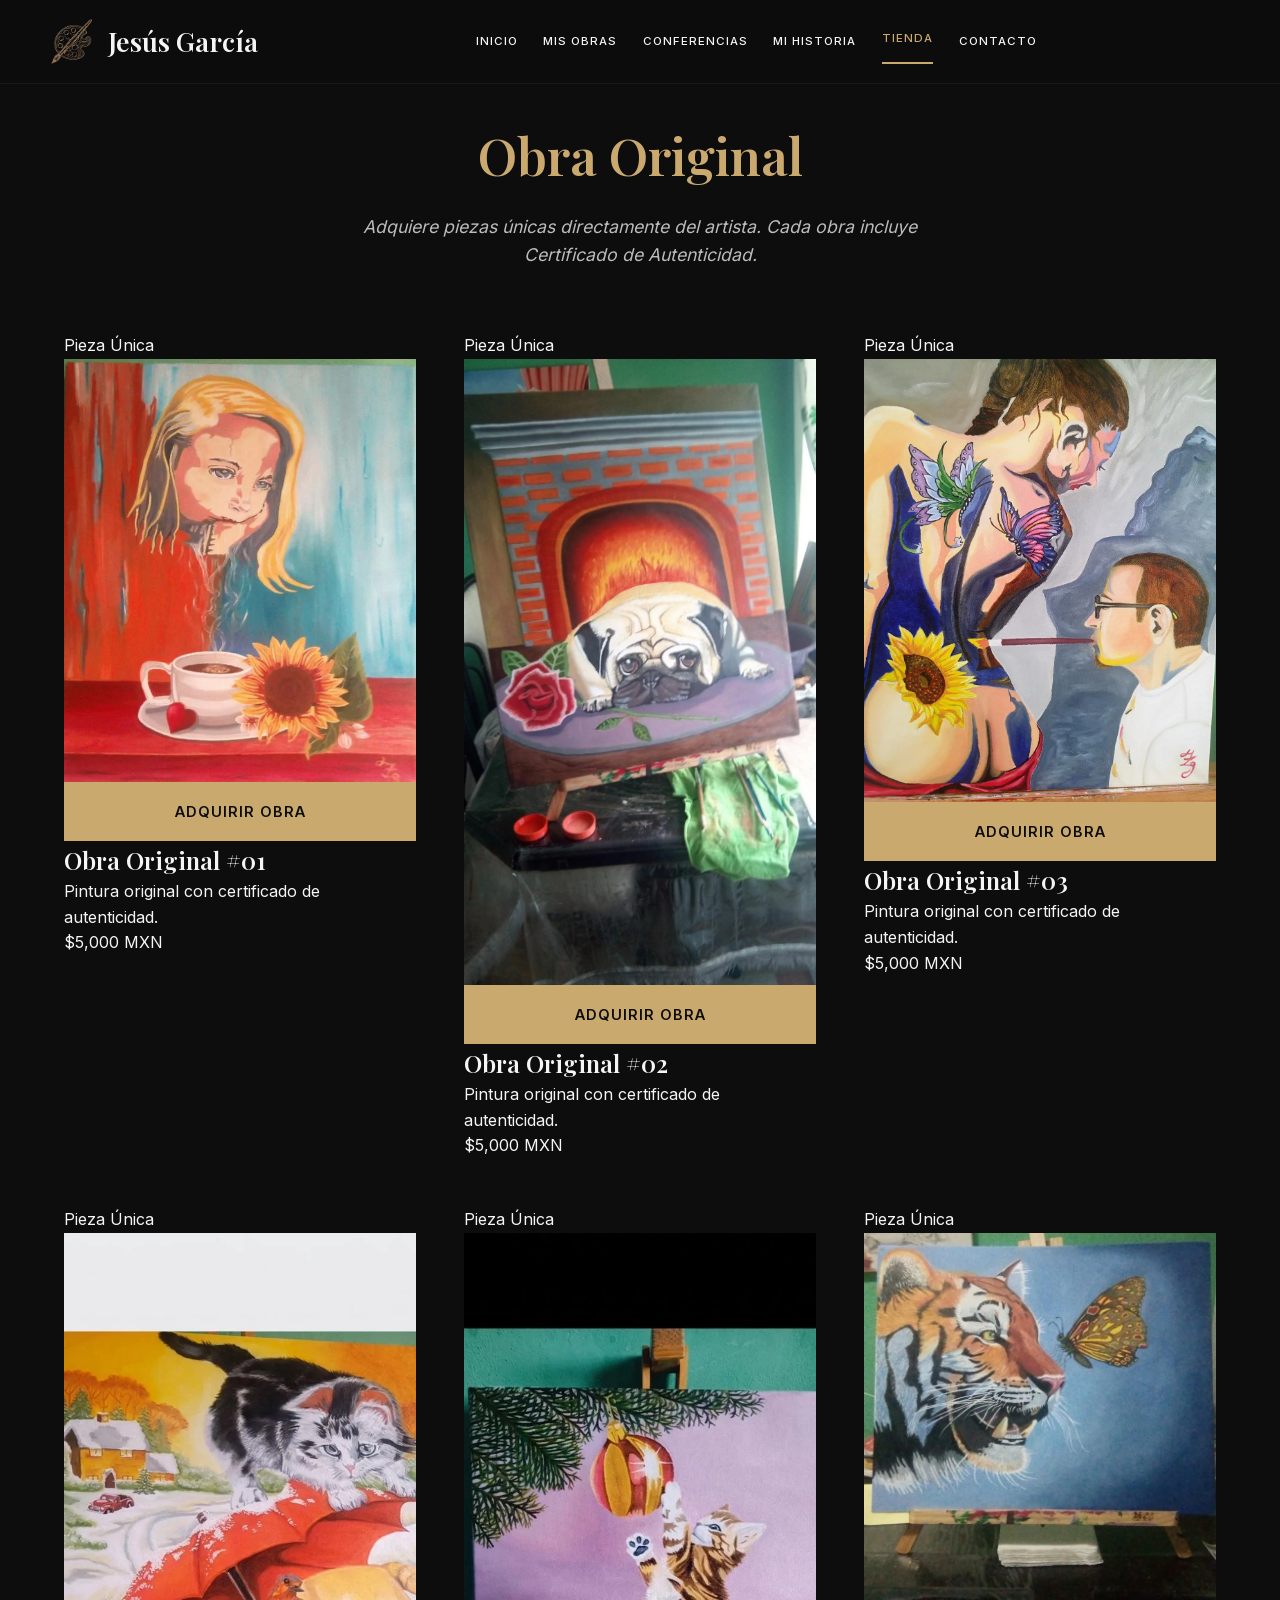
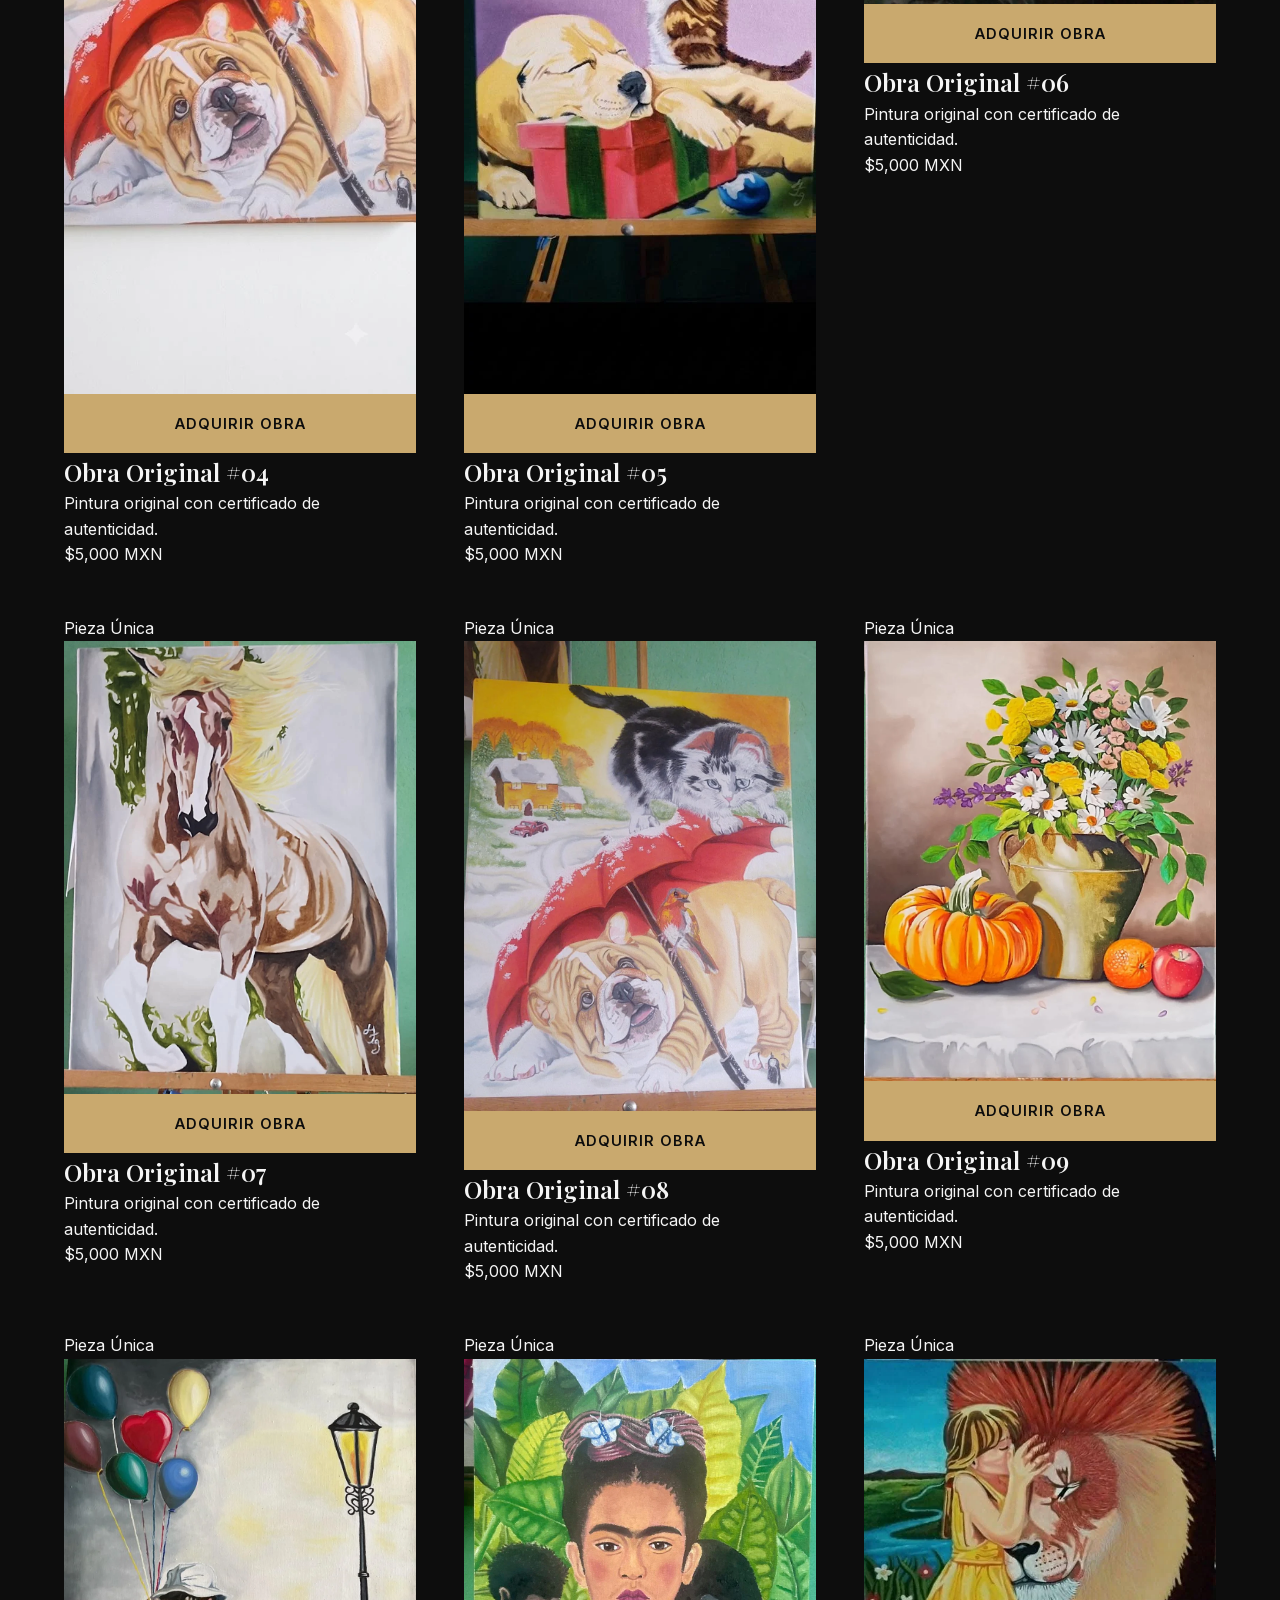
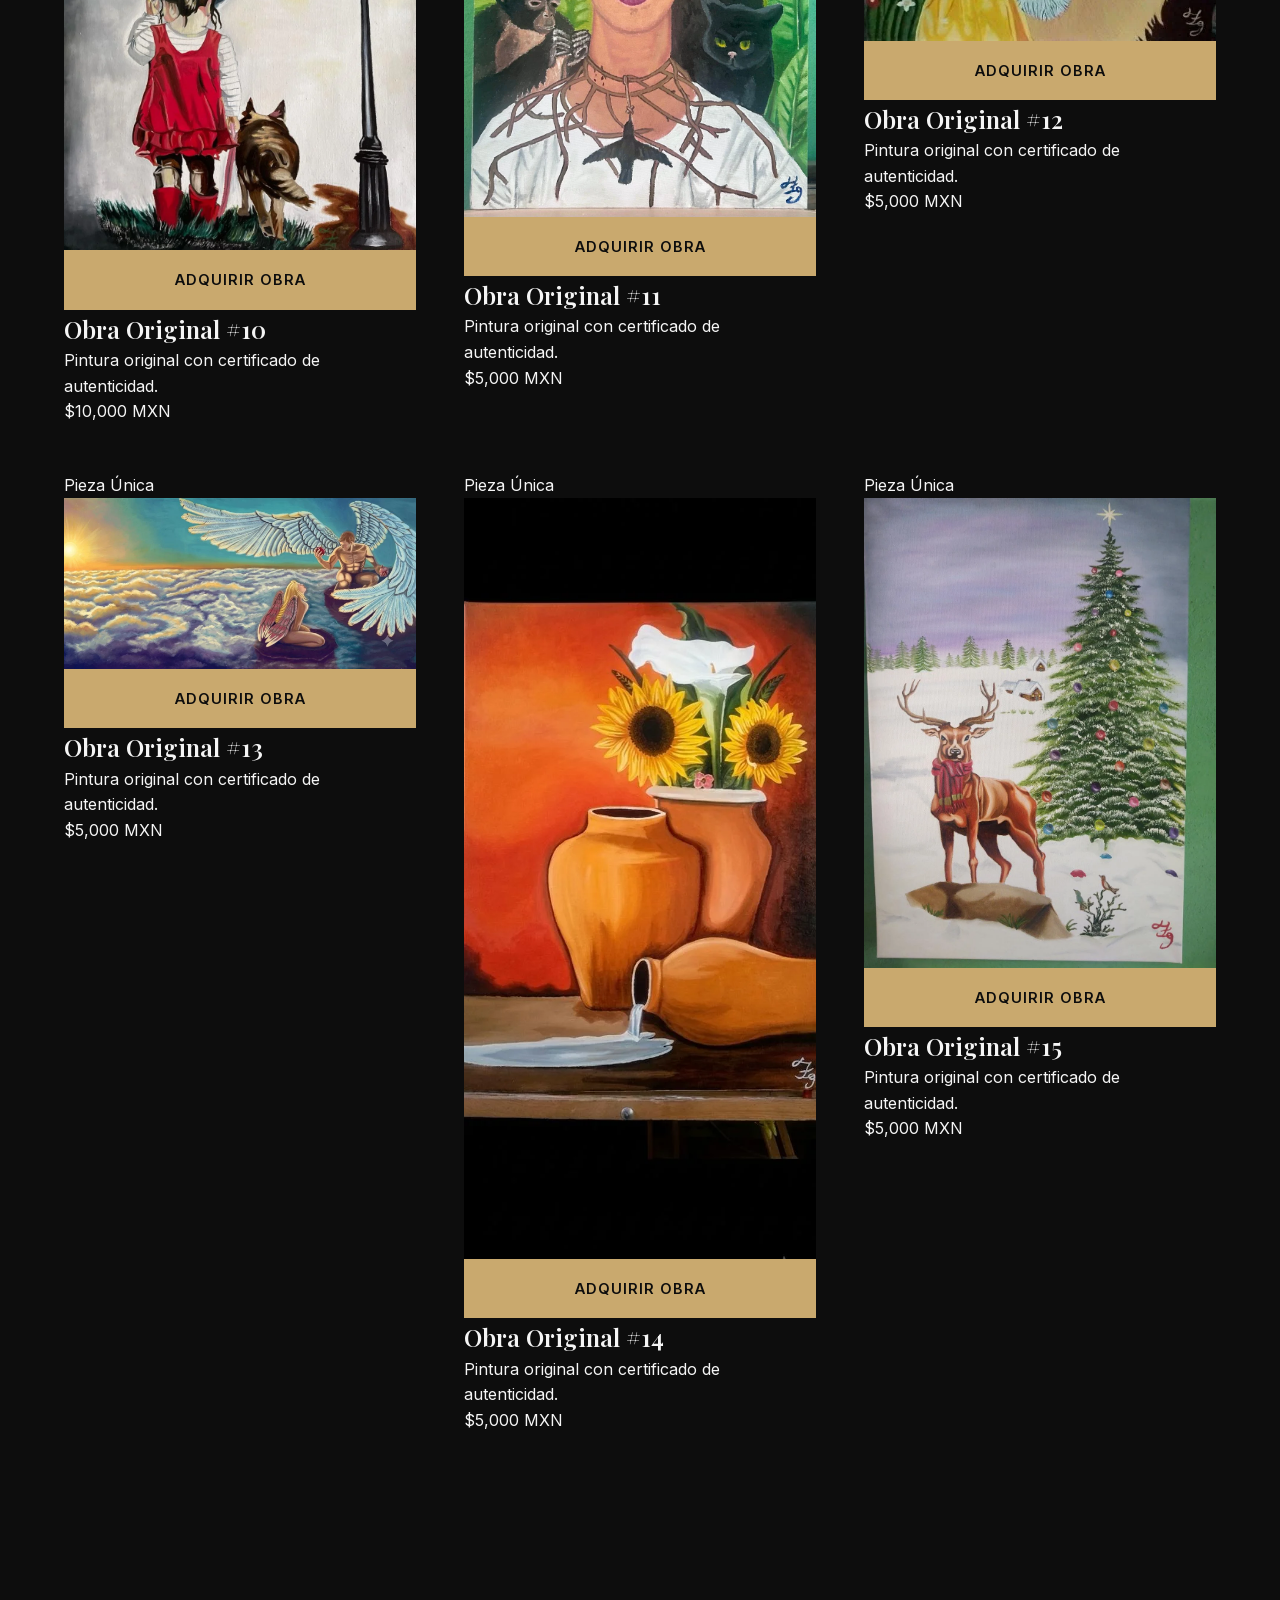
<file: tienda.html>
<!DOCTYPE html>
<html lang="es">
<head>
    <meta charset="UTF-8">
    <meta name="viewport" content="width=device-width, initial-scale=1.0">
    <title>Tienda Oficial | Jesús García Zapata</title>
    <meta name="description" content="Adquiere obra original de Jesús García Zapata directamente con el artista. Piezas únicas con certificado de autenticidad.">
    <link rel="canonical" href="https://jesusgarciapintor.com/tienda.html">
    <link rel="icon" href="favicon.ico" sizes="any">
    <link rel="icon" href="favicon.svg" type="image/svg+xml">
    <link rel="icon" type="image/png" sizes="32x32" href="favicon-32x32.png">
    <link rel="icon" type="image/png" sizes="16x16" href="favicon-16x16.png">
    <link rel="apple-touch-icon" sizes="180x180" href="apple-touch-icon.png">
    <meta name="msapplication-TileImage" content="mstile-150x150.png">
    <link rel="preload" href="assets/fonts/inter-latin.woff2" as="font" type="font/woff2" crossorigin>
    <link rel="preload" href="assets/fonts/playfair-latin.woff2" as="font" type="font/woff2" crossorigin>
    <link rel="preload" href="assets/fonts/playfair-italic-latin.woff2" as="font" type="font/woff2" crossorigin>
    <link rel="preload" href="assets/fonts/fa-solid-900.woff2" as="font" type="font/woff2" crossorigin>
    <meta property="og:type" content="website">
    <meta property="og:title" content="Tienda Oficial | Jesús García Zapata">
    <meta property="og:description" content="Adquiere obra original de Jesús García Zapata directamente con el artista. Piezas únicas con certificado de autenticidad.">
    <meta property="og:url" content="https://jesusgarciapintor.com/tienda.html">
    <meta property="og:image" content="https://jesusgarciapintor.com/assets/images/logo/og-image.png">
    <meta property="og:image:width" content="1200">
    <meta property="og:image:height" content="630">
    <meta property="og:image:type" content="image/png">
    <meta name="twitter:card" content="summary_large_image">
    <meta name="twitter:title" content="Tienda Oficial | Jesús García Zapata">
    <meta name="twitter:description" content="Adquiere obra original de Jesús García Zapata directamente con el artista. Piezas únicas con certificado de autenticidad.">
    <meta name="twitter:image" content="https://jesusgarciapintor.com/assets/images/logo/og-image.png">
    <link rel="stylesheet" href="styles.min.css">
</head>
<body class="inner-page shop-page">
    <header class="site-header">
        <div class="header-container">
            <a class="brand" href="index.html" aria-label="Jesús García - Inicio">
                <img class="logo" src="assets/images/logo/logojgz.png" alt="" width="447" height="493" aria-hidden="true">
                <span class="brand-name">Jesús García</span>
            </a>
            <nav class="main-nav" id="primary-navigation" aria-label="Navegación principal">
                <ul>
                    <li><a href="index.html">INICIO</a></li>
                    <li><a href="obras.html">MIS OBRAS</a></li>
                    <li><a href="conferencias.html">CONFERENCIAS</a></li>
                    <li><a href="historia.html">MI HISTORIA</a></li>
                    <li><a href="tienda.html" class="active" aria-current="page">TIENDA</a></li>
                    <li><a href="contacto.html">CONTACTO</a></li>
                </ul>
            </nav>
            <button class="mobile-menu-btn" type="button" aria-label="Abrir menú" aria-expanded="false" aria-controls="primary-navigation">
                <i class="fa-solid fa-bars"></i>
            </button>
        </div>
    </header>

    <main class="page-content container">
        <div class="page-header">
            <h1 class="page-title">Obra Original</h1>
            <p class="page-subtitle">Adquiere piezas únicas directamente del artista. Cada obra incluye Certificado de Autenticidad.</p>
        </div>

        <!-- Grid de Tienda (Simulación WooCommerce) -->
        <div class="shop-grid">
            <div class="shop-item">
                <div class="shop-img-container">
                    <span class="unique-badge">Pieza Única</span>
                    <img src="assets/images/obras/obra-jesus-garcia-zapata-01.webp" loading="eager" fetchpriority="high" alt="Obra Original 1" width="589" height="707">
                    <div class="shop-hover">
                        <a href="carrito.html" class="btn btn-primary" style="width: 100%; display: block; text-align: center;">Adquirir Obra</a>
                    </div>
                </div>
                <div class="shop-info">
                    <h2 class="shop-item-title">Obra Original #01</h2>
                    <p class="shop-item-desc">Pintura original con certificado de autenticidad.</p>
                    <p class="shop-item-price">$5,000 MXN</p>
                </div>
            </div>
            <div class="shop-item">
                <div class="shop-img-container">
                    <span class="unique-badge">Pieza Única</span>
                    <img src="assets/images/obras/obra-jesus-garcia-zapata-02.webp" loading="lazy" alt="Obra Original 2" width="720" height="1280">
                    <div class="shop-hover">
                        <a href="carrito.html" class="btn btn-primary" style="width: 100%; display: block; text-align: center;">Adquirir Obra</a>
                    </div>
                </div>
                <div class="shop-info">
                    <h2 class="shop-item-title">Obra Original #02</h2>
                    <p class="shop-item-desc">Pintura original con certificado de autenticidad.</p>
                    <p class="shop-item-price">$5,000 MXN</p>
                </div>
            </div>
            <div class="shop-item">
                <div class="shop-img-container">
                    <span class="unique-badge">Pieza Única</span>
                    <img src="assets/images/obras/obra-jesus-garcia-zapata-03.webp" loading="lazy" alt="Obra Original 3" width="1017" height="1280">
                    <div class="shop-hover">
                        <a href="carrito.html" class="btn btn-primary" style="width: 100%; display: block; text-align: center;">Adquirir Obra</a>
                    </div>
                </div>
                <div class="shop-info">
                    <h2 class="shop-item-title">Obra Original #03</h2>
                    <p class="shop-item-desc">Pintura original con certificado de autenticidad.</p>
                    <p class="shop-item-price">$5,000 MXN</p>
                </div>
            </div>
            <div class="shop-item">
                <div class="shop-img-container">
                    <span class="unique-badge">Pieza Única</span>
                    <img src="assets/images/obras/obra-jesus-garcia-zapata-04.webp" loading="lazy" alt="Obra Original 4" width="592" height="1280">
                    <div class="shop-hover">
                        <a href="carrito.html" class="btn btn-primary" style="width: 100%; display: block; text-align: center;">Adquirir Obra</a>
                    </div>
                </div>
                <div class="shop-info">
                    <h2 class="shop-item-title">Obra Original #04</h2>
                    <p class="shop-item-desc">Pintura original con certificado de autenticidad.</p>
                    <p class="shop-item-price">$5,000 MXN</p>
                </div>
            </div>
            <div class="shop-item">
                <div class="shop-img-container">
                    <span class="unique-badge">Pieza Única</span>
                    <img src="assets/images/obras/obra-jesus-garcia-zapata-05.webp" loading="lazy" alt="Obra Original 5" width="592" height="1280">
                    <div class="shop-hover">
                        <a href="carrito.html" class="btn btn-primary" style="width: 100%; display: block; text-align: center;">Adquirir Obra</a>
                    </div>
                </div>
                <div class="shop-info">
                    <h2 class="shop-item-title">Obra Original #05</h2>
                    <p class="shop-item-desc">Pintura original con certificado de autenticidad.</p>
                    <p class="shop-item-price">$5,000 MXN</p>
                </div>
            </div>
            <div class="shop-item">
                <div class="shop-img-container">
                    <span class="unique-badge">Pieza Única</span>
                    <img src="assets/images/obras/obra-jesus-garcia-zapata-06.webp" loading="lazy" alt="Obra Original 6" width="720" height="760">
                    <div class="shop-hover">
                        <a href="carrito.html" class="btn btn-primary" style="width: 100%; display: block; text-align: center;">Adquirir Obra</a>
                    </div>
                </div>
                <div class="shop-info">
                    <h2 class="shop-item-title">Obra Original #06</h2>
                    <p class="shop-item-desc">Pintura original con certificado de autenticidad.</p>
                    <p class="shop-item-price">$5,000 MXN</p>
                </div>
            </div>
            <div class="shop-item">
                <div class="shop-img-container">
                    <span class="unique-badge">Pieza Única</span>
                    <img src="assets/images/obras/obra-jesus-garcia-zapata-07.webp" loading="lazy" alt="Obra Original 7" width="996" height="1280">
                    <div class="shop-hover">
                        <a href="carrito.html" class="btn btn-primary" style="width: 100%; display: block; text-align: center;">Adquirir Obra</a>
                    </div>
                </div>
                <div class="shop-info">
                    <h2 class="shop-item-title">Obra Original #07</h2>
                    <p class="shop-item-desc">Pintura original con certificado de autenticidad.</p>
                    <p class="shop-item-price">$5,000 MXN</p>
                </div>
            </div>
            <div class="shop-item">
                <div class="shop-img-container">
                    <span class="unique-badge">Pieza Única</span>
                    <img src="assets/images/obras/obra-jesus-garcia-zapata-08.webp" loading="lazy" alt="Obra Original 8" width="960" height="1280">
                    <div class="shop-hover">
                        <a href="carrito.html" class="btn btn-primary" style="width: 100%; display: block; text-align: center;">Adquirir Obra</a>
                    </div>
                </div>
                <div class="shop-info">
                    <h2 class="shop-item-title">Obra Original #08</h2>
                    <p class="shop-item-desc">Pintura original con certificado de autenticidad.</p>
                    <p class="shop-item-price">$5,000 MXN</p>
                </div>
            </div>
            <div class="shop-item">
                <div class="shop-img-container">
                    <span class="unique-badge">Pieza Única</span>
                    <img src="assets/images/obras/obra-jesus-garcia-zapata-09.webp" loading="lazy" alt="Obra Original 9" width="1024" height="1280">
                    <div class="shop-hover">
                        <a href="carrito.html" class="btn btn-primary" style="width: 100%; display: block; text-align: center;">Adquirir Obra</a>
                    </div>
                </div>
                <div class="shop-info">
                    <h2 class="shop-item-title">Obra Original #09</h2>
                    <p class="shop-item-desc">Pintura original con certificado de autenticidad.</p>
                    <p class="shop-item-price">$5,000 MXN</p>
                </div>
            </div>
            <div class="shop-item">
                <div class="shop-img-container">
                    <span class="unique-badge">Pieza Única</span>
                    <img src="assets/images/obras/obra-jesus-garcia-zapata-10.webp" loading="lazy" alt="Obra Original 10" width="916" height="1280">
                    <div class="shop-hover">
                        <a href="carrito.html" class="btn btn-primary" style="width: 100%; display: block; text-align: center;">Adquirir Obra</a>
                    </div>
                </div>
                <div class="shop-info">
                    <h2 class="shop-item-title">Obra Original #10</h2>
                    <p class="shop-item-desc">Pintura original con certificado de autenticidad.</p>
                    <p class="shop-item-price">$10,000 MXN</p>
                </div>
            </div>
            <div class="shop-item">
                <div class="shop-img-container">
                    <span class="unique-badge">Pieza Única</span>
                    <img src="assets/images/obras/obra-jesus-garcia-zapata-11.webp" loading="lazy" alt="Obra Original 11" width="983" height="1280">
                    <div class="shop-hover">
                        <a href="carrito.html" class="btn btn-primary" style="width: 100%; display: block; text-align: center;">Adquirir Obra</a>
                    </div>
                </div>
                <div class="shop-info">
                    <h2 class="shop-item-title">Obra Original #11</h2>
                    <p class="shop-item-desc">Pintura original con certificado de autenticidad.</p>
                    <p class="shop-item-price">$5,000 MXN</p>
                </div>
            </div>
            <div class="shop-item">
                <div class="shop-img-container">
                    <span class="unique-badge">Pieza Única</span>
                    <img src="assets/images/obras/obra-jesus-garcia-zapata-12.webp" loading="lazy" alt="Obra Original 12" width="658" height="527">
                    <div class="shop-hover">
                        <a href="carrito.html" class="btn btn-primary" style="width: 100%; display: block; text-align: center;">Adquirir Obra</a>
                    </div>
                </div>
                <div class="shop-info">
                    <h2 class="shop-item-title">Obra Original #12</h2>
                    <p class="shop-item-desc">Pintura original con certificado de autenticidad.</p>
                    <p class="shop-item-price">$5,000 MXN</p>
                </div>
            </div>
            <div class="shop-item">
                <div class="shop-img-container">
                    <span class="unique-badge">Pieza Única</span>
                    <img src="assets/images/obras/obra-jesus-garcia-zapata-13.webp" loading="lazy" alt="Obra Original 13" width="1280" height="622">
                    <div class="shop-hover">
                        <a href="carrito.html" class="btn btn-primary" style="width: 100%; display: block; text-align: center;">Adquirir Obra</a>
                    </div>
                </div>
                <div class="shop-info">
                    <h2 class="shop-item-title">Obra Original #13</h2>
                    <p class="shop-item-desc">Pintura original con certificado de autenticidad.</p>
                    <p class="shop-item-price">$5,000 MXN</p>
                </div>
            </div>
            <div class="shop-item">
                <div class="shop-img-container">
                    <span class="unique-badge">Pieza Única</span>
                    <img src="assets/images/obras/obra-jesus-garcia-zapata-14.webp" loading="lazy" alt="Obra Original 14" width="592" height="1280">
                    <div class="shop-hover">
                        <a href="carrito.html" class="btn btn-primary" style="width: 100%; display: block; text-align: center;">Adquirir Obra</a>
                    </div>
                </div>
                <div class="shop-info">
                    <h2 class="shop-item-title">Obra Original #14</h2>
                    <p class="shop-item-desc">Pintura original con certificado de autenticidad.</p>
                    <p class="shop-item-price">$5,000 MXN</p>
                </div>
            </div>
            <div class="shop-item">
                <div class="shop-img-container">
                    <span class="unique-badge">Pieza Única</span>
                    <img src="assets/images/obras/obra-jesus-garcia-zapata-15.webp" loading="lazy" alt="Obra Original 15" width="960" height="1280">
                    <div class="shop-hover">
                        <a href="carrito.html" class="btn btn-primary" style="width: 100%; display: block; text-align: center;">Adquirir Obra</a>
                    </div>
                </div>
                <div class="shop-info">
                    <h2 class="shop-item-title">Obra Original #15</h2>
                    <p class="shop-item-desc">Pintura original con certificado de autenticidad.</p>
                    <p class="shop-item-price">$5,000 MXN</p>
                </div>
            </div>
        </div>
        </div>
    </main>
    <script src="mobile-menu.js" defer></script>
</body>
</html>
</file>
<file: styles.min.css>
@font-face{font-family:'Inter';font-style:normal;font-weight:300 600;font-display:swap;src:url('assets/fonts/inter-latin.woff2') format('woff2')}@font-face{font-family:'Playfair Display';font-style:normal;font-weight:400 700;font-display:swap;src:url('assets/fonts/playfair-latin.woff2') format('woff2')}@font-face{font-family:'Playfair Display';font-style:italic;font-weight:400 600;font-display:swap;src:url('assets/fonts/playfair-italic-latin.woff2') format('woff2')}@font-face{font-family:'Font Awesome 6 Free';font-style:normal;font-weight:900;font-display:block;src:url('assets/fonts/fa-solid-900.woff2') format('woff2')}@font-face{font-family:'Font Awesome 6 Free';font-style:normal;font-weight:400;font-display:block;src:url('assets/fonts/fa-regular-400.woff2') format('woff2')}@font-face{font-family:'Font Awesome 6 Brands';font-style:normal;font-weight:400;font-display:block;src:url('assets/fonts/fa-brands-400.woff2') format('woff2')}.fa-solid,.fa-regular,.fa-brands{-moz-osx-font-smoothing:grayscale;-webkit-font-smoothing:antialiased;display:inline-block;font-style:normal;font-variant:normal;line-height:1;text-rendering:auto}.fa-solid{font-family:'Font Awesome 6 Free';font-weight:900}.fa-regular{font-family:'Font Awesome 6 Free';font-weight:400}.fa-brands{font-family:'Font Awesome 6 Brands';font-weight:400}.fa-bars::before{content:"\f0c9"}.fa-xmark::before{content:"\f00d"}.fa-palette::before{content:"\f53f"}.fa-microphone-lines::before{content:"\f539"}.fa-comment-dots::before{content:"\f4ad"}.fa-envelope::before{content:"\f0e0"}.fa-location-dot::before{content:"\f3c5"}.fa-whatsapp::before{content:"\f232"}.fa-instagram::before{content:"\f16d"}.fa-tiktok::before{content:"\e07b"}.fa-youtube::before{content:"\f167"}.fa-magnifying-glass-plus::before{content:"\f00e"}.fa-handshake::before{content:"\f2b5"}.fa-building-columns::before{content:"\f19c"}.fa-mountain-sun::before{content:"\e52f"}.fa-paintbrush::before{content:"\f1fc"}.fa-lightbulb::before{content:"\f0eb"}:root{--color-bg-dark:#0D0D0D;--color-bg-lighter:#1A1A1A;--color-gold:#C9A96E;--color-gold-hover:#D4AF37;--color-text-main:#F5F5F5;--color-text-muted:#BBBBBB;--color-overlay:rgba(0,0,0,0.75);--font-heading:'Playfair Display',serif;--font-body:'Inter',sans-serif;--space-sm:1rem;--space-md:2rem;--space-lg:4rem;--space-xl:6rem;--transition-fast:0.3s ease;--header-transition-duration:220ms;--header-transition-easing:cubic-bezier(0.22,1,0.36,1);--header-height:clamp(68px,6.5vw,86px);--header-height-scrolled:clamp(62px,5.5vw,76px);--header-padding-x:max(clamp(1rem,4vw,4rem),env(safe-area-inset-left));--header-padding-right:max(clamp(1rem,4vw,4rem),env(safe-area-inset-right))}*{margin:0;padding:0;box-sizing:border-box}body{font-family:var(--font-body);background-color:var(--color-bg-dark);color:var(--color-text-main);line-height:1.6;-webkit-font-smoothing:antialiased;padding-top:0}img{max-width:100%;height:auto;display:block}a{color:var(--color-text-main);text-decoration:none;transition:color var(--transition-fast)}a:hover{color:var(--color-gold)}.container{width:90%;max-width:1200px;margin:0 auto}h1,h2,h3,h4,h5,h6{font-family:var(--font-heading);font-weight:600}.btn{display:inline-block;padding:1rem 2rem;font-family:var(--font-body);font-weight:600;letter-spacing:1px;text-transform:uppercase;font-size:0.9rem;transition:all var(--transition-fast);cursor:pointer;border:2px solid transparent}.btn-primary{background-color:var(--color-gold);color:var(--color-bg-dark)}.btn-primary:hover{background-color:var(--color-gold-hover);color:var(--color-bg-dark);transform:translateY(-2px)}.btn-secondary{background-color:transparent;color:var(--color-text-main);border-color:var(--color-gold)}.btn-secondary:hover{background-color:var(--color-gold);color:var(--color-bg-dark);transform:translateY(-2px)}.btn-card{background-color:transparent;color:var(--color-gold);border:1px solid var(--color-gold);padding:0.8rem 1.5rem}.btn-card:hover{background-color:var(--color-gold);color:var(--color-bg-dark)}.site-header{position:fixed;top:0;left:0;width:100%;background-color:rgba(13,13,13,0.95);backdrop-filter:blur(10px);-webkit-backdrop-filter:blur(10px);z-index:2000;border-bottom:1px solid rgba(255,255,255,0.05);padding-top:env(safe-area-inset-top);transition:background-color var(--header-transition-duration) var(--header-transition-easing),border-color var(--header-transition-duration) var(--header-transition-easing),box-shadow var(--header-transition-duration) var(--header-transition-easing)}.site-header.is-scrolled{background-color:rgba(13,13,13,0.985);border-bottom-color:rgba(201,169,110,0.18);box-shadow:0 10px 28px rgba(0,0,0,0.28)}.header-container{display:flex;align-items:center;gap:clamp(1rem,2vw,2rem);min-height:var(--header-height);width:100%;max-width:1440px;margin:0 auto;padding:0 var(--header-padding-right) 0 var(--header-padding-x);transition:min-height var(--header-transition-duration) var(--header-transition-easing),gap var(--header-transition-duration) var(--header-transition-easing)}.site-header.is-scrolled .header-container{min-height:var(--header-height-scrolled)}.brand{display:inline-flex;align-items:center;gap:clamp(0.65rem,1.4vw,1rem);min-width:0;flex:0 1 auto;color:var(--color-text-main);white-space:nowrap;transition:gap var(--header-transition-duration) var(--header-transition-easing),color var(--header-transition-duration) var(--header-transition-easing)}.brand:hover{color:var(--color-text-main)}.logo{display:block;flex:0 0 auto;width:auto;height:clamp(2.25rem,3.5vw,2.8rem);object-fit:contain;transition:height var(--header-transition-duration) var(--header-transition-easing)}.site-header.is-scrolled .logo{height:clamp(2.1rem,3vw,2.55rem)}.brand-name{display:inline-block;min-width:0;font-family:var(--font-heading);font-size:clamp(1.25rem,2.1vw,1.7rem);font-weight:600;line-height:1.05;color:var(--color-text-main);transition:font-size var(--header-transition-duration) var(--header-transition-easing),color var(--header-transition-duration) var(--header-transition-easing)}.site-header.is-scrolled .brand-name{font-size:clamp(1.16rem,1.8vw,1.55rem)}.main-nav ul{display:flex;list-style:none;align-items:center;justify-content:center;gap:clamp(1rem,2vw,2.2rem);min-width:0}.main-nav{flex:1 1 auto;min-width:0}.main-nav a{display:inline-flex;align-items:center;min-height:44px;font-size:clamp(0.72rem,0.85vw,0.85rem);font-weight:500;letter-spacing:1px;text-transform:uppercase;white-space:nowrap;outline-offset:8px;transition:color var(--header-transition-duration) var(--header-transition-easing),border-color var(--header-transition-duration) var(--header-transition-easing)}.main-nav a.active{border-bottom:2px solid var(--color-gold);padding-bottom:5px;color:var(--color-gold)}.main-nav a:hover,.main-nav a:focus-visible{color:var(--color-gold)}.brand:focus-visible,.main-nav a:focus-visible,.header-social a:focus-visible,.mobile-menu-btn:focus-visible{outline:2px solid var(--color-gold);outline-offset:6px}.header-social{display:flex;align-items:center;justify-content:flex-end;gap:clamp(0.8rem,1.4vw,1.5rem);flex:0 0 auto}.header-social a{color:var(--color-gold);font-size:1.2rem;outline-offset:6px;transition:color var(--header-transition-duration) var(--header-transition-easing),transform var(--header-transition-duration) var(--header-transition-easing)}.header-social a:hover{color:var(--color-text-main);transform:translateY(-1px)}.mobile-menu-btn{display:none;background:none;border:none;color:var(--color-gold);width:44px;height:44px;flex:0 0 44px;align-items:center;justify-content:center;font-size:1.45rem;cursor:pointer;border-radius:50%;transition:color var(--header-transition-duration) var(--header-transition-easing),background-color var(--header-transition-duration) var(--header-transition-easing),transform var(--header-transition-duration) var(--header-transition-easing)}.mobile-menu-btn:hover{background-color:rgba(201,169,110,0.1)}.mobile-menu-btn[aria-expanded="true"]{background-color:rgba(201,169,110,0.14)}@media (max-width:1180px){.header-container{justify-content:space-between}.brand{flex:1 1 auto;max-width:calc(100% - 56px)}.main-nav{display:none;position:absolute;top:calc(100% + 1px);left:0;width:100%;max-height:calc(100svh - var(--header-height) - env(safe-area-inset-top));overflow-y:auto;background-color:rgba(13,13,13,0.985);border-bottom:1px solid rgba(201,169,110,0.3);box-shadow:0 18px 40px rgba(0,0,0,0.35);padding:clamp(1rem,3vw,1.5rem) max(1rem,env(safe-area-inset-right)) clamp(1.3rem,3vw,2rem) max(1rem,env(safe-area-inset-left));opacity:0;transform:translateY(-6px);transition:opacity var(--header-transition-duration) var(--header-transition-easing),transform var(--header-transition-duration) var(--header-transition-easing)}.main-nav.active{display:block;opacity:1;transform:translateY(0)}.main-nav ul{flex-direction:column;align-items:stretch;gap:0;width:min(100%,520px);margin:0 auto}.main-nav li + li{border-top:1px solid rgba(255,255,255,0.08)}.main-nav a{justify-content:center;min-height:48px;font-size:0.9rem;letter-spacing:1.2px;outline-offset:-2px}.main-nav a.active{border-bottom:0;padding-bottom:0}.header-social{display:none}.mobile-menu-btn{display:inline-flex}}@media (prefers-reduced-motion:reduce){.site-header,.header-container,.brand,.logo,.brand-name,.main-nav,.main-nav a,.header-social a,.mobile-menu-btn{transition-duration:0.01ms;animation-duration:0.01ms}}@media (max-width:420px){.brand{gap:0.55rem}.brand-name{font-size:clamp(1.05rem,5vw,1.25rem)}}.hero{position:relative;height:100vh;min-height:600px;display:flex;align-items:center;justify-content:center;background-image:url('assets/images/obras/obra-jesus-garcia-zapata-11.webp');background-size:cover;background-position:center;background-attachment:fixed}.hero-overlay{position:absolute;top:0;left:0;width:100%;height:100%;background:linear-gradient(to right,rgba(13,13,13,0.9) 0%,rgba(13,13,13,0.6) 100%);z-index:1}.hero-content{position:relative;z-index:2;text-align:center;width:min(100%,800px);max-width:800px;padding:0 clamp(1rem,5vw,2rem)}.hero-title{font-size:clamp(3rem,5vw,5rem);color:var(--color-gold);margin-bottom:1rem;letter-spacing:2px;line-height:1.15;text-wrap:balance}.hero-subtitle{font-family:var(--font-heading);font-size:clamp(1.5rem,2.5vw,2.2rem);font-style:italic;margin-bottom:2rem}.hero-divider{width:60px;height:2px;background-color:var(--color-gold);margin:0 auto 2rem auto}.hero-role{font-size:clamp(0.8rem,1.3vw,1rem);letter-spacing:clamp(1.5px,0.4vw,4px);margin-bottom:1.5rem;color:var(--color-text-muted);text-wrap:balance}.hero-description{font-size:1.1rem;margin-bottom:3rem;max-width:600px;margin-left:auto;margin-right:auto}.hero-ctas{display:flex;gap:1.5rem;justify-content:center}.hero-side-text{position:absolute;right:3rem;top:50%;transform:translateY(-50%) rotate(90deg);transform-origin:right center;font-family:var(--font-heading);font-style:italic;color:var(--color-gold);font-size:1.2rem;z-index:2;white-space:nowrap;opacity:0.8}.pillars{padding:var(--space-xl) 0;background-color:var(--color-bg-dark)}.pillars-grid{display:grid;grid-template-columns:repeat(3,1fr);gap:3rem}.pillar-card{text-align:center;padding:2rem;transition:transform var(--transition-fast)}.pillar-card:hover{transform:translateY(-10px)}.pillar-icon{font-size:3rem;color:var(--color-gold);margin-bottom:1.5rem}.pillar-title{font-size:1.2rem;margin-bottom:1rem;letter-spacing:1px}.pillar-text{color:var(--color-text-muted);font-size:0.95rem}.content-cards{padding:var(--space-xl) 0;background-color:var(--color-bg-lighter)}.cards-grid{display:grid;grid-template-columns:repeat(3,1fr);gap:2rem;min-height:500px}.feature-card{position:relative;border-radius:4px;overflow:hidden;display:flex;flex-direction:column;justify-content:flex-end;padding:3rem 2rem;background-size:cover;background-position:center}.card-obras{background-image:url('assets/images/obras/obra-jesus-garcia-zapata-01.webp')}.card-conferencias{background-image:url('assets/images/obras/obra-jesus-garcia-zapata-10.webp')}.card-quote{background-image:url('assets/images/obras/obra-jesus-garcia-zapata-02.webp');justify-content:center}.card-overlay{position:absolute;top:0;left:0;width:100%;height:100%;background:linear-gradient(to top,rgba(13,13,13,0.95) 0%,rgba(13,13,13,0.3) 100%);z-index:1;transition:background var(--transition-fast)}.card-quote .card-overlay{background:rgba(13,13,13,0.8)}.feature-card:hover .card-overlay{background:linear-gradient(to top,rgba(13,13,13,0.95) 0%,rgba(13,13,13,0.5) 100%)}.card-content{position:relative;z-index:2}.card-content.centered{text-align:center}.card-title{font-size:2rem;color:var(--color-gold);margin-bottom:1rem;font-family:var(--font-body);font-weight:700;letter-spacing:1px}.card-text{margin-bottom:2rem;font-size:1rem;line-height:1.5}.quote-text{font-family:var(--font-heading);font-size:1.8rem;font-style:italic;color:var(--color-gold);line-height:1.4}.closing-banner{position:relative;padding:var(--space-xl) 2rem;text-align:center;background-image:url('assets/images/obras/obra-jesus-garcia-zapata-15.webp');background-size:cover;background-position:center;background-attachment:fixed}.banner-overlay{position:absolute;top:0;left:0;width:100%;height:100%;background-color:rgba(13,13,13,0.7);z-index:1}.banner-content{position:relative;z-index:2;max-width:800px;margin:0 auto}.banner-text{font-size:clamp(2rem,3vw,3rem);color:var(--color-gold);font-style:italic;margin-bottom:2rem;line-height:1.3}.banner-signature{font-family:var(--font-heading);font-size:2.5rem;font-style:italic}.site-footer{background-color:#050505;padding:var(--space-xl) 0 2rem 0;border-top:1px solid rgba(201,169,110,0.2)}.footer-grid{display:grid;grid-template-columns:2fr 1fr 1fr 1.5fr;gap:3rem;margin-bottom:4rem}.footer-logo{margin-bottom:1rem}.footer-logo img{width:clamp(3rem,5vw,4rem);height:auto}.footer-slogan{color:var(--color-text-muted);font-size:0.95rem}.footer-heading{font-family:var(--font-body);font-size:1rem;letter-spacing:2px;margin-bottom:1.5rem;color:var(--color-gold)}.col-links ul{list-style:none}.col-links li{margin-bottom:0.8rem}.col-links a{color:var(--color-text-muted);font-size:0.9rem}.col-links a:hover{color:var(--color-gold)}.social-icons{display:flex;gap:1rem}.social-icons a{display:flex;align-items:center;justify-content:center;width:40px;height:40px;border-radius:50%;background-color:rgba(255,255,255,0.05);color:var(--color-gold);transition:all var(--transition-fast)}.social-icons a:hover{background-color:var(--color-gold);color:var(--color-bg-dark)}.contact-item{display:flex;align-items:center;gap:1rem;margin-bottom:1rem;color:var(--color-text-muted);font-size:0.9rem}.contact-item i{color:var(--color-gold)}.footer-bottom{display:flex;justify-content:space-between;align-items:center;padding-top:2rem;border-top:1px solid rgba(255,255,255,0.1);font-size:0.8rem;color:var(--color-text-muted)}.footer-phrase{font-family:var(--font-heading);font-style:italic;color:var(--color-gold)}.whatsapp-float{position:fixed;bottom:30px;right:30px;width:60px;height:60px;background-color:#25D366;color:white;border-radius:50%;display:flex;align-items:center;justify-content:center;font-size:35px;box-shadow:0 4px 10px rgba(0,0,0,0.3);z-index:1000;transition:transform var(--transition-fast)}.whatsapp-float:hover{transform:scale(1.1);color:white}.inner-page{padding-top:calc(var(--header-height) + env(safe-area-inset-top))}.page-content{padding:var(--space-md) 0 var(--space-xl) 0}[id]{scroll-margin-top:calc(var(--header-height) + env(safe-area-inset-top) + 1rem)}.page-header{text-align:center;margin-bottom:var(--space-lg);padding:0 1rem}.page-title{font-size:clamp(2.5rem,4vw,3.5rem);color:var(--color-gold);margin-bottom:1rem}.page-subtitle{font-size:1.1rem;color:var(--color-text-muted);max-width:600px;margin:0 auto;font-style:italic}.section-title{font-size:2.5rem;color:var(--color-gold);margin-bottom:2rem;font-family:var(--font-heading)}.subsection-title{font-size:1.5rem;color:var(--color-text-main);margin-bottom:1rem}.gallery-filters{display:flex;justify-content:center;gap:1rem;flex-wrap:wrap;margin-bottom:3rem}.filter-btn{background:transparent;border:1px solid rgba(255,255,255,0.2);color:var(--color-text-main);padding:0.5rem 1.2rem;border-radius:20px;cursor:pointer;font-family:var(--font-body);transition:all var(--transition-fast)}.filter-btn:hover,.filter-btn.active{border-color:var(--color-gold);color:var(--color-gold)}.gallery-grid{display:grid;grid-template-columns:repeat(auto-fill,minmax(300px,1fr));gap:2rem}.gallery-item{background:var(--color-bg-lighter);border-radius:4px;overflow:hidden;transition:transform var(--transition-fast)}.gallery-item:hover{transform:translateY(-5px)}.gallery-img-container{position:relative;overflow:hidden;aspect-ratio:4/3}.gallery-img-container img{width:100%;height:100%;object-fit:cover;transition:transform 0.5s ease}.gallery-item:hover .gallery-img-container img{transform:scale(1.05)}.gallery-hover{position:absolute;top:0;left:0;width:100%;height:100%;background:rgba(13,13,13,0.7);display:flex;align-items:center;justify-content:center;opacity:0;transition:opacity var(--transition-fast);font-size:2rem;color:var(--color-gold);cursor:zoom-in}.gallery-item:hover .gallery-hover{opacity:1}.gallery-info{padding:1.5rem}.gallery-item-title{font-size:1.2rem;margin-bottom:0.5rem;font-family:var(--font-body)}.gallery-item-meta{font-size:0.85rem;color:var(--color-text-muted);margin-bottom:1rem}.status-badge{display:inline-block;padding:0.3rem 0.8rem;font-size:0.75rem;border-radius:20px;font-weight:600;text-transform:uppercase}.status-available{background-color:rgba(201,169,110,0.1);color:var(--color-gold);border:1px solid var(--color-gold)}.status-sold{background-color:rgba(255,255,255,0.05);color:var(--color-text-muted);border:1px solid rgba(255,255,255,0.2)}.status-exhibition{background-color:rgba(52,152,219,0.1);color:#3498db;border:1px solid #3498db}.hero-internal{position:relative;height:60vh;min-height:400px;display:flex;align-items:center;justify-content:center;background-size:cover;background-position:center;text-align:center;margin-bottom:var(--space-lg)}.topics-grid{display:grid;grid-template-columns:repeat(auto-fit,minmax(280px,1fr));gap:2rem;margin-bottom:var(--space-xl)}.topic-card{background:var(--color-bg-lighter);padding:2rem;border-radius:4px;border-top:3px solid var(--color-gold)}.topic-icon{font-size:2.5rem;color:var(--color-gold);margin-bottom:1.5rem}.topic-card h3{margin-bottom:1rem;font-family:var(--font-body)}.topic-card p{color:var(--color-text-muted);font-size:0.95rem}.videos-grid{display:grid;grid-template-columns:repeat(auto-fit,minmax(400px,1fr));gap:2rem;margin-bottom:var(--space-xl)}.video-wrapper{aspect-ratio:16/9;background:#000;border-radius:4px;overflow:hidden}.video-placeholder{width:100%;height:100%;display:flex;flex-direction:column;align-items:center;justify-content:center;color:var(--color-text-muted);background:#111}.video-placeholder i{font-size:4rem;color:#FF0000;margin-bottom:1rem}.cta-box{background:linear-gradient(135deg,var(--color-bg-lighter) 0%,#111 100%);padding:4rem 2rem;text-align:center;border-radius:4px;border:1px solid rgba(201,169,110,0.2)}.cta-box h2{font-size:2.5rem;color:var(--color-gold);margin-bottom:1rem}.cta-box p{font-size:1.1rem;margin-bottom:2rem;max-width:600px;margin-left:auto;margin-right:auto}.about-grid{display:grid;grid-template-columns:1fr 1fr;gap:4rem;align-items:center;margin-bottom:var(--space-xl)}.about-image img{border-radius:4px;box-shadow:20px 20px 0 rgba(201,169,110,0.1)}.about-text p{margin-bottom:1.5rem;font-size:1.05rem;color:#CCC}.timeline-section{background:var(--color-bg-lighter);padding:4rem 2rem;border-radius:4px;margin-bottom:var(--space-lg)}.timeline{max-width:800px;margin:0 auto;position:relative}.timeline::before{content:'';position:absolute;left:50%;top:0;bottom:0;width:2px;background:var(--color-gold);transform:translateX(-50%);opacity:0.3}.timeline-item{display:flex;justify-content:space-between;align-items:center;margin-bottom:3rem;position:relative}.timeline-year{width:45%;text-align:right;font-family:var(--font-heading);font-size:2rem;color:var(--color-gold);padding-right:2rem}.timeline-item:nth-child(even) .timeline-year{order:2;text-align:left;padding-right:0;padding-left:2rem}.timeline-content{width:45%;padding-left:2rem;background:rgba(255,255,255,0.03);padding:1.5rem;border-radius:4px}.timeline-item:nth-child(even) .timeline-content{order:1;padding-left:1.5rem;text-align:right}.about-closing-quote{text-align:center;padding:3rem 0}.about-closing-quote p{font-family:var(--font-heading);font-size:2rem;font-style:italic;color:var(--color-gold)}.shop-grid{display:grid;grid-template-columns:repeat(auto-fill,minmax(min(350px,100%),1fr));gap:3rem;margin-bottom:var(--space-xl)}.product-card{background:var(--color-bg-lighter);border-radius:4px;overflow:hidden}.product-image{position:relative;aspect-ratio:1/1;background:#000}.product-image img{width:100%;height:100%;object-fit:cover}.product-badges{position:absolute;top:1rem;right:1rem}.badge.unique{background:var(--color-gold);color:var(--color-bg-dark);padding:0.4rem 1rem;font-size:0.75rem;font-weight:700;text-transform:uppercase;border-radius:2px}.product-details{padding:2rem}.product-title{font-size:1.5rem;margin-bottom:0.5rem;font-family:var(--font-body)}.product-meta{color:var(--color-text-muted);font-size:0.9rem;margin-bottom:1.5rem}.product-price{margin-bottom:2rem}.price-value{font-size:1.8rem;color:var(--color-gold);font-weight:600}.price-consult{font-size:1.2rem;color:var(--color-text-main);font-style:italic}.product-actions{display:flex;flex-direction:column;gap:1rem}.product-actions .btn{width:100%;text-align:center}.offer-link{text-align:center;font-size:0.85rem;color:var(--color-text-muted);text-decoration:underline}.shop-info-bar{display:grid;grid-template-columns:repeat(3,1fr);background:var(--color-bg-lighter);padding:2rem;border-radius:4px;gap:2rem}.shop-info-bar .info-item{display:flex;align-items:center;justify-content:center;gap:1rem;color:var(--color-gold)}.contact-grid{display:grid;grid-template-columns:1fr 1.5fr;gap:4rem}.contact-info p{color:var(--color-text-muted);margin-bottom:2rem}.contact-info .contact-item{font-size:1.1rem;margin-bottom:1.5rem}.contact-info .contact-item i{font-size:1.5rem;width:30px}.contact-form-container{background:var(--color-bg-lighter);padding:3rem;border-radius:4px}.form-group{margin-bottom:1.5rem}.form-row{display:grid;grid-template-columns:1fr 1fr;gap:1.5rem}.contact-form label{display:block;margin-bottom:0.5rem;font-size:0.9rem;color:var(--color-text-muted)}.contact-form input,.contact-form select,.contact-form textarea{width:100%;background:rgba(0,0,0,0.5);border:1px solid rgba(255,255,255,0.1);padding:1rem;color:var(--color-text-main);font-family:var(--font-body);border-radius:2px;transition:border-color var(--transition-fast)}.contact-form input:focus,.contact-form select:focus,.contact-form textarea:focus{outline:none;border-color:var(--color-gold)}.btn-submit{width:100%;margin-top:1rem}@media (max-width:900px){.about-grid,.contact-grid{grid-template-columns:1fr}.timeline::before{left:0}.timeline-item{flex-direction:column;align-items:flex-start}.timeline-year,.timeline-content{width:100%;text-align:left !important;padding-left:2rem !important;padding-right:0 !important}.timeline-year{margin-bottom:1rem}.shop-info-bar{grid-template-columns:1fr}.videos-grid{grid-template-columns:1fr}}@media (max-width:1024px){.hero-side-text{display:none}.pillars-grid{gap:1.5rem}}@media (max-width:900px){.cards-grid{grid-template-columns:1fr}.feature-card{min-height:400px}.footer-grid{grid-template-columns:1fr 1fr}}@media (max-width:768px){.hero{background-attachment:scroll}.hero-content{padding-inline:clamp(1rem,6vw,1.75rem)}.hero-title{max-width:9ch;margin-left:auto;margin-right:auto;font-size:clamp(2rem,8.5vw,3rem);letter-spacing:0.02em;line-height:1.1;text-wrap:auto}.hero-internal .hero-title{max-width:100%}.hero-subtitle{max-width:18ch;margin-left:auto;margin-right:auto;font-size:clamp(1.25rem,5.8vw,1.8rem)}.hero-role{max-width:28ch;margin-left:auto;margin-right:auto}.hero-description{max-width:31ch;font-size:clamp(0.95rem,4vw,1.05rem)}.hero-ctas{flex-direction:column;width:100%}.hero-ctas .btn{width:100%;padding-inline:1rem;text-align:center}.pillars-grid{grid-template-columns:1fr}.footer-grid{grid-template-columns:1fr;text-align:center}.social-icons{justify-content:center}.contact-item{justify-content:center}.footer-bottom{flex-direction:column;gap:1rem;text-align:center}}.framed-portrait{border:8px solid var(--gray-medium);box-shadow:0 10px 30px rgba(0,0,0,0.5);border-radius:4px;padding:10px;background:var(--bg-dark)}.lightbox-modal{display:none;position:fixed;z-index:9999;left:0;top:0;width:100%;height:100%;background-color:rgba(0,0,0,0.9);align-items:center;justify-content:center;opacity:0;transition:opacity 0.3s ease}.lightbox-modal.active{display:flex;opacity:1}.lightbox-content{max-width:90%;max-height:90vh;object-fit:contain;box-shadow:0 0 20px rgba(0,0,0,0.8);border-radius:4px;border:2px solid var(--accent-gold)}.lightbox-close{position:absolute;top:20px;right:30px;color:var(--white);font-size:40px;font-weight:bold;cursor:pointer;transition:color 0.3s ease;z-index:10000}.lightbox-close:hover{color:var(--primary-color)}html,body{overflow-x:hidden;width:100%}@media (max-width:768px){.gallery-grid{grid-template-columns:repeat(auto-fill,minmax(250px,1fr));gap:1rem}.topics-grid{grid-template-columns:1fr}}@media (max-width:480px){.gallery-grid{grid-template-columns:1fr}.page-title{font-size:2rem}}
</file>
